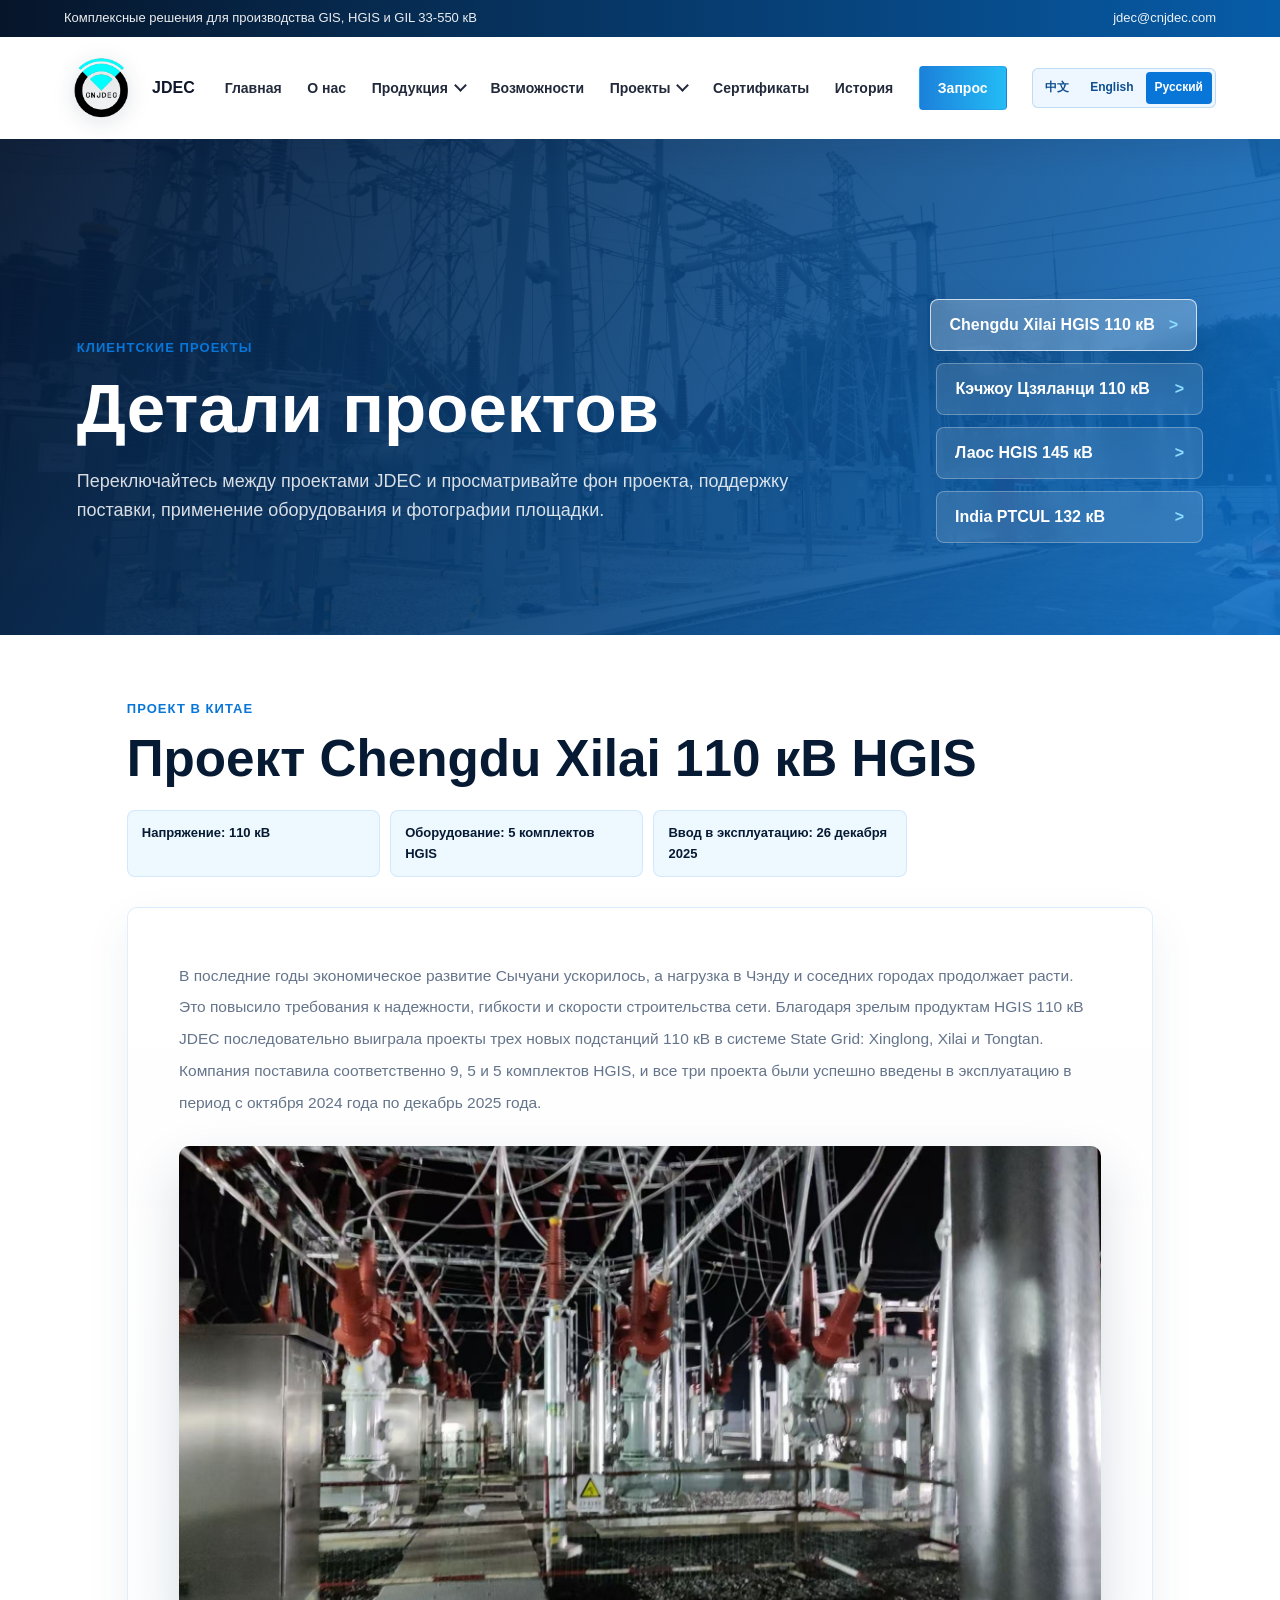
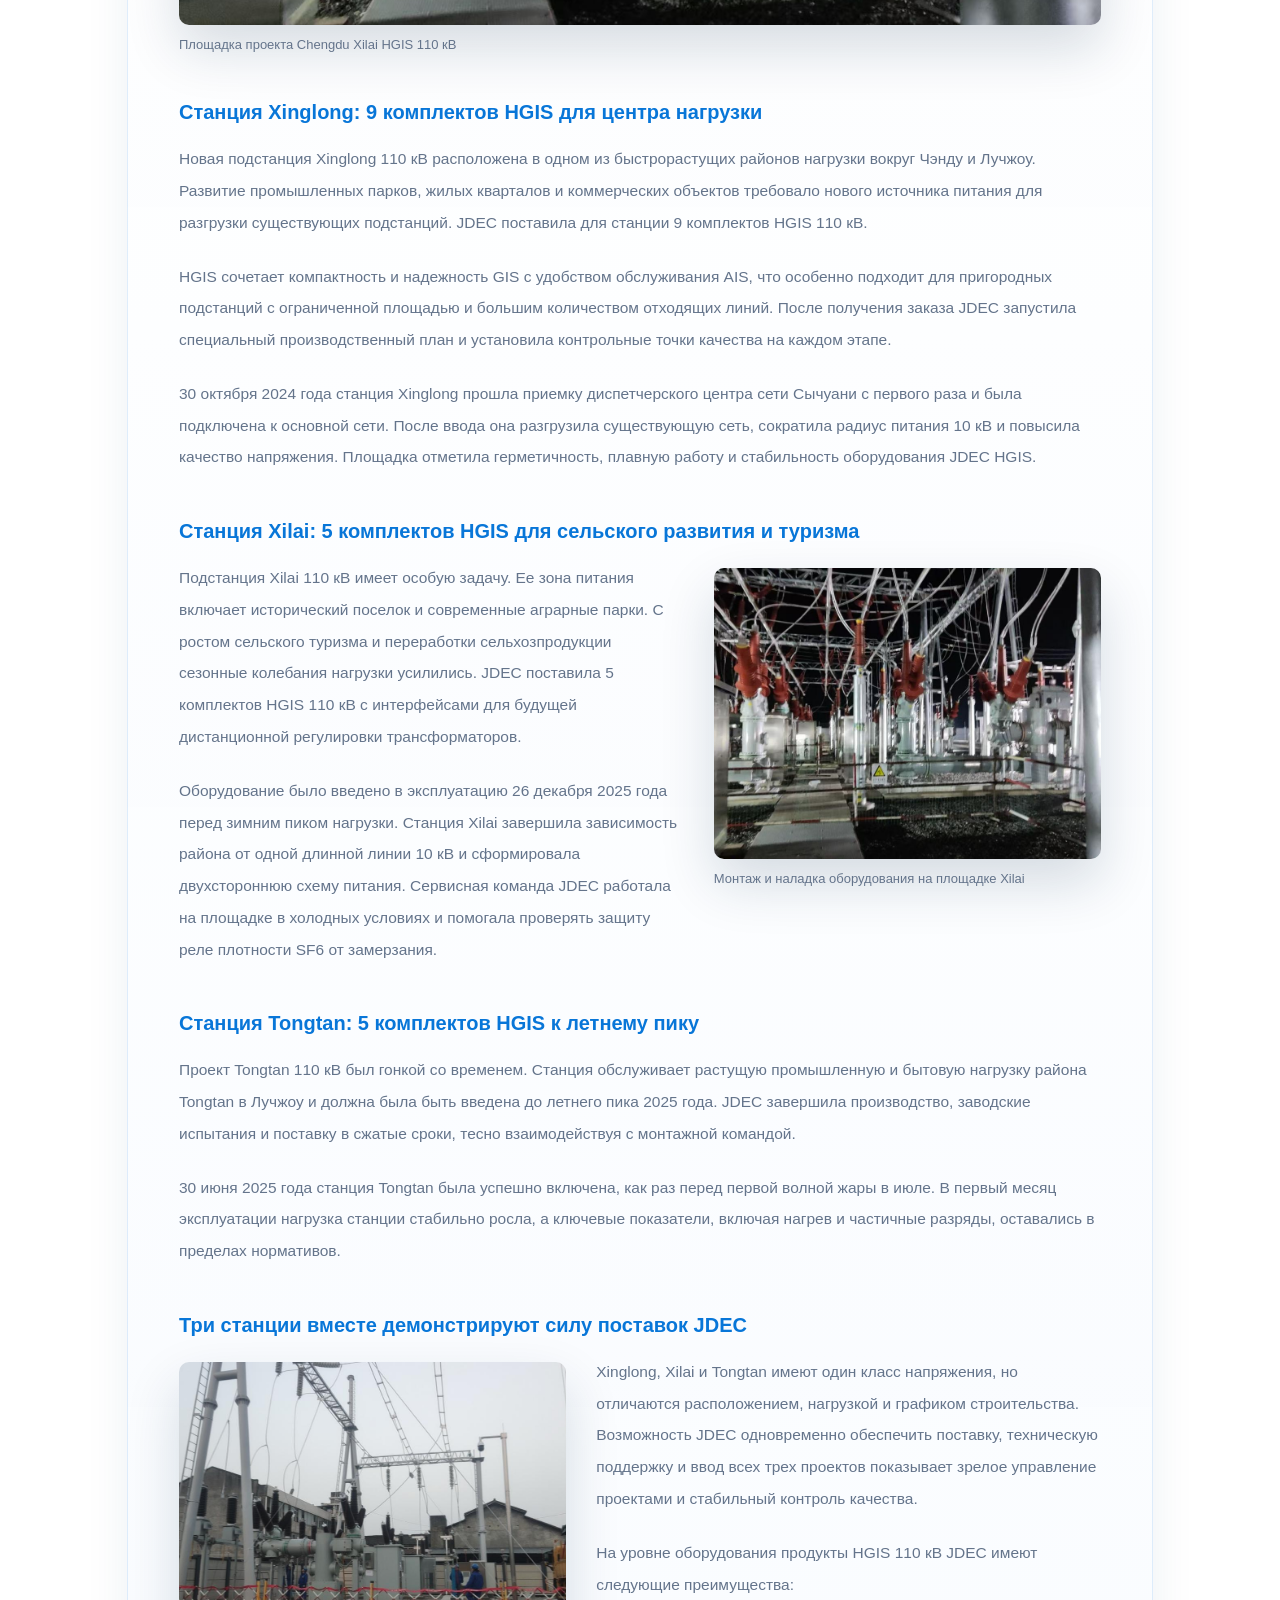
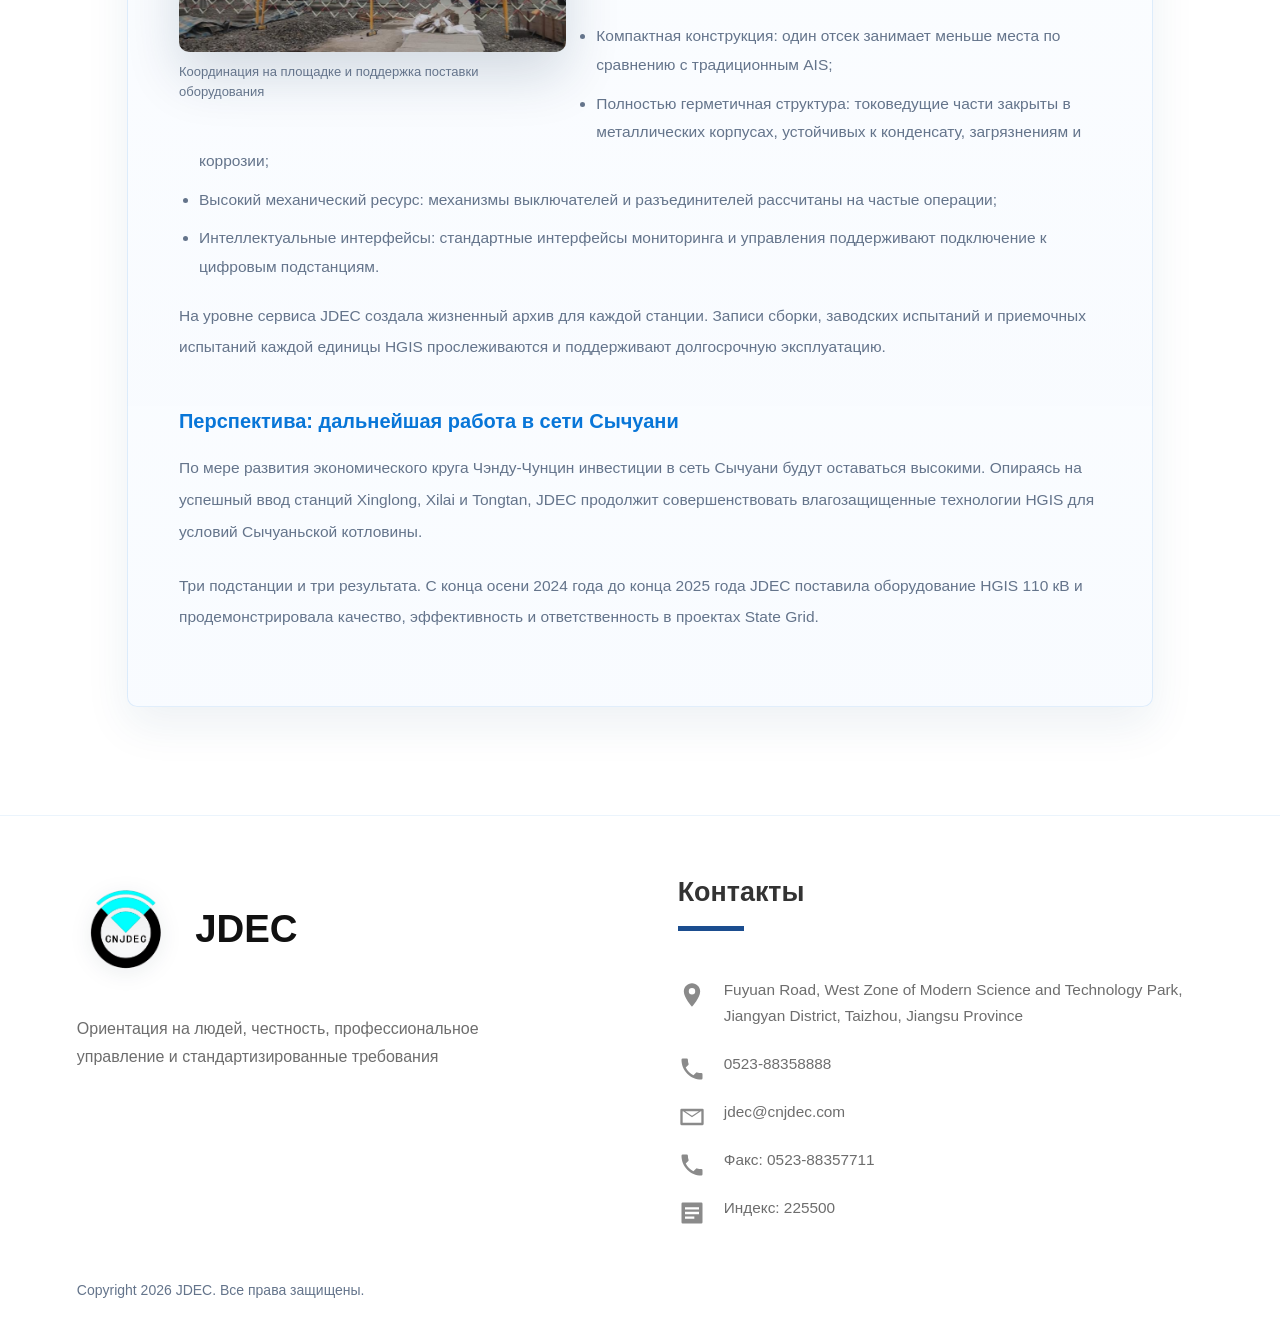
<file: customer-cases.html>
<!doctype html>
<html lang="en">
  <head>
    <meta charset="utf-8" />
    <meta name="viewport" content="width=device-width, initial-scale=1" />
    <title>JDEC | Customer Cases</title>
    <meta
      name="description"
      content="JDEC customer cases covering domestic State Grid projects and overseas GIS projects."
    />
    <link rel="stylesheet" href="./styles.css" />
  </head>
  <body>
    <header class="site-header">
      <div class="top-strip">
        <span data-i18n="topSlogan">One-stop solution for 33kV-550kV GIS, HGIS and GIL manufacture</span>
        <a href="mailto:jdec@cnjdec.com">jdec@cnjdec.com</a>
      </div>
      <nav class="navbar" aria-label="Main navigation">
        <a class="brand" href="./index.html#home" aria-label="JDEC home">
          <img class="brand-logo" src="assets/jdec-logo.png" alt="JDEC logo" />
          <span>JDEC</span>
        </a>
        <div class="nav-actions">
          <button class="menu-toggle" type="button" aria-label="Open navigation" aria-expanded="false">
            <span></span>
            <span></span>
            <span></span>
          </button>
          <div class="nav-links">
            <a href="./index.html#home" data-i18n="navHome">Home</a>
            <a href="./index.html#about" data-i18n="navAbout">About</a>
            <div class="nav-item has-dropdown">
              <a href="./index.html#products" class="nav-link" data-i18n="navProducts">Products</a>
              <div class="product-dropdown" aria-label="Product pages">
                <a href="./products/33kv-gis-hgis.html">33kV GIS/HGIS</a>
                <a href="./products/66-126kv-gis.html">66/126kV GIS</a>
                <a href="./products/145kv-hgis.html">145kV HGIS</a>
                <a href="./products/245kv-gis.html">245kV GIS</a>
              </div>
            </div>
            <a href="./index.html#capabilities" data-i18n="navCapabilities">Capabilities</a>
            <div class="nav-item has-dropdown">
              <a href="./index.html#cases" class="nav-link" data-i18n="navCases">Customer Cases</a>
              <div class="product-dropdown" aria-label="Customer case pages">
                <a href="#case-xilai" data-i18n="navCaseXilai">Chengdu Xilai 110kV HGIS</a>
                <a href="#case-kezhou" data-i18n="navCaseKezhou">Kizilsu Jialangqi 110kV</a>
                <a href="#case-laos" data-i18n="navCaseLaos">Laos 145kV HGIS</a>
                <a href="#case-india" data-i18n="navCaseIndia">India PTCUL 132kV</a>
              </div>
            </div>
            <a href="./index.html#certificates" data-i18n="navCertificates">Certificates</a>
            <a href="./index.html#history" data-i18n="navHistory">History</a>
            <a href="./index.html#inquiry" class="nav-cta" data-i18n="navInquiry">Inquiry</a>
            <div class="language-switcher" aria-label="Language switcher">
              <button type="button" data-lang="zh" lang="zh-CN">中文</button>
              <button type="button" data-lang="en" lang="en" class="is-active" aria-current="true">English</button>
              <button type="button" data-lang="ru" lang="ru">Русский</button>
            </div>
          </div>
        </div>
      </nav>
    </header>

    <main>
      <section class="cases-page-hero">
        <div>
          <p class="eyebrow" data-i18n="casesPageEyebrow">Customer Cases</p>
          <h1 data-i18n="casesPageTitle">Customer Case Details</h1>
          <p data-i18n="casesPageIntro">
            Switch between representative JDEC project references and review project background,
            delivery support, equipment application and site photos.
          </p>
        </div>
        <div class="case-quick-links case-tab-list" aria-label="Customer case tabs">
          <a class="case-tab is-active" href="#case-xilai" data-case-tab="case-xilai" data-i18n="navCaseXilai">Chengdu Xilai 110kV HGIS</a>
          <a class="case-tab" href="#case-kezhou" data-case-tab="case-kezhou" data-i18n="navCaseKezhou">Kizilsu Jialangqi 110kV</a>
          <a class="case-tab" href="#case-laos" data-case-tab="case-laos" data-i18n="navCaseLaos">Laos 145kV HGIS</a>
          <a class="case-tab" href="#case-india" data-case-tab="case-india" data-i18n="navCaseIndia">India PTCUL 132kV</a>
        </div>
      </section>

      <section class="case-detail-shell" aria-label="Customer case details">
        <article id="case-xilai" class="case-detail-panel is-active" data-case-panel>
          <div class="case-detail-layout case-report-layout">
            <div class="case-detail-copy">
              <p class="eyebrow" data-i18n="caseXilaiEyebrow">Domestic Project</p>
              <h2 data-i18n="caseXilaiTitle">三站联动筑川网：江苏京电电气助力四川电网110kV变电站新建工程纪实</h2>
              <p class="case-lead" data-i18n="caseXilaiLead">
                近年来，四川省经济社会发展持续提速，成都及周边城市群用电负荷不断攀升，对电网结构的可靠性、灵活性和建设速度提出了更高要求。
              </p>
              <div class="case-facts">
                <span data-i18n="caseXilaiFactOne">Voltage: 110kV</span>
                <span data-i18n="caseXilaiFactTwo">Equipment: HGIS</span>
                <span data-i18n="caseXilaiFactThree">Commissioning: Dec 26, 2025</span>
              </div>
            </div>
          </div>
          <div class="case-full-article case-report-article">
            <h3 data-i18n="caseXilaiArticleTitle">三站联动筑川网：江苏京电电气助力四川电网110kV变电站新建工程纪实</h3>
            <p data-i18n="caseXilaiArticleP1">近年来，四川省经济社会发展持续提速，成都及周边城市群用电负荷不断攀升，对电网结构的可靠性、灵活性和建设速度提出了更高要求。江苏京电电气股份有限公司（英文简称“JDEC”）凭借成熟的110kV HGIS产品，先后中标国家电网主导下的四川地区三座110kV变电站新建工程——兴隆站、西来站、通滩站，分别提供9套、5套、5套HGIS设备，并于2024年10月至2025年12月期间全部顺利投运。三座变电站如同三颗“电力明珠”，镶嵌在蜀地电网的关键节点上，为区域经济发展注入了强劲动能。</p>
            <figure class="article-image article-image-wide">
              <img src="assets/cases/featured/chengdu-xilai-9sets-110kv-hgis.jpg" alt="成都西来站110kV HGIS项目现场" />
              <figcaption data-i18n="caseXilaiCaption">Chengdu Xilai 110kV HGIS project site</figcaption>
            </figure>
            <h4 data-i18n="caseXilaiArticleH1">兴隆站：9套HGIS，撑起负荷中心供电脊梁</h4>
            <p data-i18n="caseXilaiArticleP2">兴隆110kV变电站新建工程位于四川省成都市和泸州市负荷增长最为迅猛的区域之一。随着多个产业园区、大型居住区及商业综合体的落地，原有变电站已接近重载运行，亟需新增电源点进行分流。京电电气为该站提供了9套110kV HGIS设备，是所有三个项目中供货数量最多、间隔配置最复杂的一个。</p>
            <p data-i18n="caseXilaiArticleP3">HGIS（混合气体绝缘开关设备）兼顾了GIS的小型化、高可靠性与AIS的易维护性，特别适合在土地资源紧张、出线回路多的城郊变电站中应用。京电电气在接到中标通知书后，立即启动专项排产计划，从壳体铸造、导体加工到断路器机械特性调试，每一个环节均设立质量见证点。9套设备中包含了进线间隔、出线间隔、母联间隔及PT间隔等多种类型，对二次控制回路的一致性提出了较高要求。京电电气通过模块化设计和预制电缆，大幅减少了现场接线工作量。</p>
            <p data-i18n="caseXilaiArticleP4">2024年10月30日，兴隆站一次性通过川电调度中心验收，成功并入主网。投运后，该站分担了原110kV公义站约40%的负载，周边10kV供电半径从5.8公里缩短至3.2公里，电压合格率由99.2%提升至99.7%。国网四川省电力公司物资公司现场项目经理评价：“京电电气的HGIS设备气密性优良，三工位开关操作顺畅，且在连续72小时试运行期间未出现任何告警，表现超出预期。”</p>
            <h4 data-i18n="caseXilaiArticleH2">西来站：5套HGIS，服务乡村振兴与文旅发展</h4>
            <figure class="article-image article-image-right">
              <img src="assets/cases/xilai-doc/image2.jpeg" alt="西来站HGIS设备安装现场" />
              <figcaption data-i18n="caseXilaiArticleImage2Caption">西来站项目现场设备安装与调试</figcaption>
            </figure>
            <p data-i18n="caseXilaiArticleP5">西来110kV变电站新建工程则承载着不同的使命。该站位于成都平原西南部，供电范围内有国家级历史文化名镇及多个现代农业产业园。随着乡村旅游和农产品深加工的兴起，季节性负荷波动大，传统设备调压能力不足。京电电气针对该站特点，提供的5套110kV HGIS均配置了有载调压联动接口，便于后续主变档位远程调节。</p>
            <p data-i18n="caseXilaiArticleP6">设备于2025年12月26日投运，正值冬季用电高峰前夕。西来站的建成结束了该区域由单一10kV长线路供电的历史，形成了双电源手拉手供电格局。尤为值得一提的是，京电电气技术服务团队在冬季低温天气下坚守现场，协助施工单位进行SF6气体密度继电器防冻检查，确保设备在零下5℃环境下仍能可靠动作。西来站投运后，当地电网故障停电时间预计每年可减少约12小时，为乡村振兴提供了“不停电”的能源保障。</p>
            <h4 data-i18n="caseXilaiArticleH3">通滩站：5套HGIS，跑出迎峰度夏加速度</h4>
            <p data-i18n="caseXilaiArticleP7">通滩110kV变电站新建工程则是一场与时间的赛跑。该站主要为泸州通滩片区日益增长的工业及居民用电服务，要求必须在2025年夏季用电高峰前投运。京电电气从排产、出厂试验到发货仅用时45天，比常规周期压缩了20%。5套HGIS设备运抵现场后，技术人员与安装单位协同作业，将间隔对接精度控制在±0.5mm以内，气室抽真空至10Pa以下并保持24小时压降达标。</p>
            <p data-i18n="caseXilaiArticleP8">2025年6月30日，通滩站成功送电，恰好赶上了7月初的第一波高温热浪。投运首月，该站最高负载率达到82%，设备温升、局部放电等关键指标均远低于规程限值。当地供电公司运检部表示：“通滩站的及时投运，相当于为我们增加了一台150MVA的供电能力，有效避免了今夏有序用电方案的执行。”</p>
            <h4 data-i18n="caseXilaiArticleH4">三站合力，彰显京电电气国网供货硬实力</h4>
            <figure class="article-image article-image-left">
              <img src="assets/cases/xilai-doc/image3.jpeg" alt="四川110kV HGIS项目现场协同" />
              <figcaption data-i18n="caseXilaiArticleImage3Caption">项目现场协同与设备交付支持</figcaption>
            </figure>
            <p data-i18n="caseXilaiArticleP9">兴隆、西来、通滩三座变电站，虽然电压等级相同，但地理分布不同、负荷特性不同、建设节奏不同。京电电气能够同时应对三个项目的供货、技术支持及投运保障，充分体现了其作为高压开关专业制造商的项目管理能力和质量一致性控制水平。</p>
            <p data-i18n="caseXilaiArticleP10">从设备层面看，京电电气的110kV HGIS产品具有以下突出优势：</p>
            <ul>
              <li data-i18n="caseXilaiArticleL1">紧凑化设计：单间隔宽度仅0.8米，相比传统AIS节省占地约60%；</li>
              <li data-i18n="caseXilaiArticleL2">全密封结构：所有带电部件均封闭于不锈钢或铝合金壳体内，所有螺栓采用防腐设计，不受凝露、污秽、酸雨影响；</li>
              <li data-i18n="caseXilaiArticleL3">高机械寿命：断路器及隔离开关操作机构经10000次寿命试验，满足频繁操作场景；</li>
              <li data-i18n="caseXilaiArticleL4">智能化接口：标配IEC61850 GOOSE跳闸及在线监测接口，方便接入智能变电站系统。</li>
            </ul>
            <p data-i18n="caseXilaiArticleP11">从服务层面看，京电电气针对国网四川物资公司的要求，建立了一站一档的全生命周期履历，每一台HGIS设备的装配记录、出厂试验数据、现场交接试验数据均实现可追溯。此外，公司还在成都设立了区域备件中心，能够保证12小时内应急备件到达现场。</p>
            <h4 data-i18n="caseXilaiArticleH5">未来展望：持续深耕川蜀电网</h4>
            <p data-i18n="caseXilaiArticleP12">随着成渝地区双城经济圈建设的深入推进，四川省电网投资将继续保持高位。京电电气表示，将以兴隆、西来、通滩三站的成功投运为新的起点，进一步完善适合四川盆地高湿度、多凝露环境的HGIS防潮技术，同时积极探索租赁式供电、模块化应急变电站等新型服务模式，为四川电网的可靠运行贡献更多“京电智控”。</p>
            <p data-i18n="caseXilaiArticleP13">三座变电站，三张成绩单。从2024年深秋到2025年岁末，京电电气用19套110kV HGIS设备，在巴蜀大地上写下了一部关于品质、效率与责任的故事。而这，仅仅是其服务国家电网宏大征程中的一个缩影。</p>
          </div>
        </article>

        <article id="case-kezhou" class="case-detail-panel" data-case-panel>
          <div class="case-detail-layout">
            <div class="case-detail-copy">
              <p class="eyebrow" data-i18n="caseKezhouEyebrow">Domestic Project</p>
              <h2 data-i18n="caseKezhouTitle">Kizilsu Jialangqi 110kV Substation</h2>
              <p class="case-lead" data-i18n="caseKezhouLead">The Jialangqi 110kV substation project demonstrates JDEC equipment application in demanding regional grid environments.</p>
              <div class="case-facts">
                <span data-i18n="caseKezhouFactOne">Voltage: 110kV</span>
                <span data-i18n="caseKezhouFactTwo">Application: Substation equipment</span>
                <span data-i18n="caseKezhouFactThree">Region: Xinjiang, China</span>
              </div>
            </div>
            <figure class="case-detail-hero">
              <img src="assets/cases/featured/kezhou-jialangqi-110kv.jpg" alt="Kizilsu Jialangqi 110kV substation" />
              <figcaption data-i18n="caseKezhouCaption">Kizilsu Jialangqi 110kV substation site</figcaption>
            </figure>
          </div>
          <div class="case-story-grid compact">
            <section class="case-story-card">
              <h3 data-i18n="caseChallengeTitle">Project Background</h3>
              <p data-i18n="caseKezhouChallengeText">The project required stable high-voltage equipment performance for a regional grid environment with demanding site conditions.</p>
            </section>
            <section class="case-story-card">
              <h3 data-i18n="caseSolutionTitle">JDEC Solution</h3>
              <p data-i18n="caseKezhouSolutionText">JDEC provided compact, reliable equipment and technical coordination to support smooth installation and operation.</p>
            </section>
            <section class="case-story-card">
              <h3 data-i18n="caseResultTitle">Project Value</h3>
              <p data-i18n="caseKezhouResultText">The project strengthens local grid reliability and reflects JDEC's experience in domestic power infrastructure delivery.</p>
            </section>
          </div>
        </article>

        <article id="case-laos" class="case-detail-panel" data-case-panel>
          <div class="case-detail-layout case-report-layout">
            <div class="case-detail-copy">
              <p class="eyebrow" data-i18n="caseLaosEyebrow">Overseas Project</p>
              <h2 data-i18n="caseLaosTitle">Laos 145kV HGIS Project</h2>
              <p class="case-lead" data-i18n="caseLaosLead">JDEC 145kV HGIS equipment was successfully commissioned in Laos, supporting overseas grid construction with compact and reliable high-voltage solutions.</p>
              <div class="case-facts">
                <span data-i18n="caseLaosFactOne">Voltage: 145kV</span>
                <span data-i18n="caseLaosFactTwo">Equipment: HGIS</span>
                <span data-i18n="caseLaosFactThree">Region: Laos</span>
              </div>
            </div>
          </div>
          <div class="case-full-article case-report-article">
            <h3 data-i18n="caseLaosArticleTitle">丝路扬帆“电”动澜湄：江苏京电电气高品质HGIS设备助力老挝国家电网升级建设</h3>
            <figure class="article-image article-image-right">
              <img src="assets/cases/laos-doc/laos-145kv-hgis-equipment.jpg" alt="老挝145kV HGIS设备现场" />
              <figcaption data-i18n="caseLaosArticleImage1Caption">老挝145kV HGIS设备现场</figcaption>
            </figure>
            <p data-i18n="caseLaosArticleP1">老挝作为东南亚的重要能源基地，素有“东南亚蓄电池”之称。然而，其地处热带季风气候区，长期面临高温、高湿、多雨及强雷电等极端环境，这对电力设备的绝缘、防腐及运行稳定性提出了严苛考验。江苏京电电气股份有限公司（JDEC）凭借先进的技术实力与卓越的产品品质，于2023年2月1日成功签约老挝国家电力公司（Laoselectricityutility）。公司为老挝110kV变电站项目（Laos110kVsubstation）累计提供145kVHGIS设备7间隔，以优异的环境适应性与高可靠性，为老挝国家电网升级与区域经济发展注入了强劲动能。</p>
            <h4 data-i18n="caseLaosArticleH1">深化“一带一路”合作，筑牢澜湄坚强电力根基</h4>
            <p data-i18n="caseLaosArticleP2">老挝110kV变电站项目是老挝改善本土电网结构、保障民生用电及推进新能源送出的重点工程。京电电气与老挝国家电力公司深度协作，以核心HGIS设备为纽带，共同打造高效、稳定的现代化变电基础设施。</p>
            <p data-i18n="caseLaosArticleP3">由于项目地处热带，常年伴随高温湿热以及漫长的雨季，高密度的雷暴活动极易对电力设备造成冲击。京电电气针对该项目的特定工况进行了专项技术优化：</p>
            <ul>
              <li data-i18n="caseLaosArticleL1">针对热带高湿防腐工况：设备壳体表面采用高标准防腐涂装工艺，配合耐老化、抗紫外线的优质密封材料，确保设备在长期高湿度、强紫外线环境下不发生锈蚀与渗漏。</li>
              <li data-i18n="caseLaosArticleL2">针对高密度雷暴环境：进一步优化了145kVHGIS设备的外绝缘设计与避雷器配置，大幅提升了设备抗雷电冲击的裕度，全天候保障高温高湿季节的电网安全。</li>
              <li data-i18n="caseLaosArticleL3">深度定制化交付管理：在项目推进过程中，由国际业务负责人Kevin密切对接，严格把控出厂前试验与跨国物流环节，确保高标准、全状态的设备完美交付。</li>
            </ul>
            <h4 data-i18n="caseLaosArticleH2">硬核技术护航：铸就热带雨林环境核心竞争力</h4>
            <figure class="article-image article-image-left">
              <img src="assets/cases/laos-doc/laos-145kv-hgis-site.jpg" alt="老挝145kV HGIS项目安装现场" />
              <figcaption data-i18n="caseLaosArticleImage2Caption">老挝145kV HGIS项目安装现场</figcaption>
            </figure>
            <p data-i18n="caseLaosArticleP4">从帕米尔高原的极寒风沙，到东南亚澜湄流域的湿热雨林，京电电气的HGIS产品凭借跨区域的针对性技术突破，完美适配老挝的极端热带工况：</p>
            <ul>
              <li data-i18n="caseLaosArticleL4">耐高温高湿：壳体及关键机构箱防护等级达到IP67标准，加装高效防凝露与智能温控系统，确保在热带极端高温与潮湿环境下设备依然能可靠分合闸。</li>
              <li data-i18n="caseLaosArticleL5">强防雷抗浪涌：外绝缘性能及爬电距离按高雷暴、重污秽等级进行校正，绝缘性能高度稳定，有效应对东南亚强对流天气下的复杂雷击风险。</li>
              <li data-i18n="caseLaosArticleL6">IEC标准兼容：产品严格按照国际电工委员会标准设计制造，满足老挝电网的技术规范要求。</li>
              <li data-i18n="caseLaosArticleL7">模块化现场快接：延续公司成熟的“厂内预装、模块运输、现场快接”模式，最大限度缩短了海外现场在雨季的施工周期，减少现场作业的二次污染，确保项目一次通过。</li>
              <li data-i18n="caseLaosArticleL8">全周期服务保障：公司设立专属的海外技术支持保障机制，通过智能化远程监测与资深工程师的高效响应，为海外客户提供全生命周期的全天候运维支持。</li>
            </ul>
            <h4 data-i18n="caseLaosArticleH3">深耕国际市场：助力全球绿色新型电力系统建设</h4>
            <p data-i18n="caseLaosArticleP5">伴随中老命运共同体建设的深入推进以及“一带一路”能源战略的落地，东南亚区域的电网升级与清洁能源互联建设需求旺盛。</p>
            <p data-i18n="caseLaosArticleP6">江苏京电电气股份有限公司（JDEC）将以老挝110kV变电站项目的成功交付为国际化标杆，持续优化适配全球不同极端环境的GIS与HGIS系列产品。未来，公司将继续深耕数字化监测、智能运维等前沿技术，以高端电力装备扎根国际舞台，持续点亮“一带一路”沿线的万家灯火，为全球新型电力系统的高质量发展贡献“京电力量”。</p>
          </div>
        </article>

        <article id="case-india" class="case-detail-panel" data-case-panel>
          <div class="case-detail-layout">
            <div class="case-detail-copy">
              <p class="eyebrow" data-i18n="caseIndiaEyebrow">Overseas Project</p>
              <h2 data-i18n="caseIndiaTitle">India PTCUL 132kV Substation</h2>
              <p class="case-lead" data-i18n="caseIndiaLead">The India PTCUL 132kV substation project reflects JDEC's overseas delivery capability for high-voltage substation equipment and technical support.</p>
              <div class="case-facts">
                <span data-i18n="caseIndiaFactOne">Voltage: 132kV</span>
                <span data-i18n="caseIndiaFactTwo">Application: Substation project</span>
                <span data-i18n="caseIndiaFactThree">Region: India</span>
              </div>
            </div>
            <figure class="case-detail-hero">
              <img src="assets/cases/featured/india-ptcul-132kv-substation.jpg" alt="India PTCUL 132kV substation" />
              <figcaption data-i18n="caseIndiaCaption">India PTCUL 132kV substation site</figcaption>
            </figure>
          </div>
          <div class="case-story-grid compact">
            <section class="case-story-card">
              <h3 data-i18n="caseChallengeTitle">Project Background</h3>
              <p data-i18n="caseIndiaChallengeText">The project required reliable high-voltage equipment delivery and coordination for an overseas substation construction schedule.</p>
            </section>
            <section class="case-story-card">
              <h3 data-i18n="caseSolutionTitle">JDEC Solution</h3>
              <p data-i18n="caseIndiaSolutionText">JDEC supported equipment delivery, technical communication and commissioning preparation for the PTCUL 132kV project.</p>
            </section>
            <section class="case-story-card">
              <h3 data-i18n="caseResultTitle">Project Value</h3>
              <p data-i18n="caseIndiaResultText">The project demonstrates JDEC's ability to serve international customers with equipment, documentation and site support.</p>
            </section>
          </div>
        </article>
      </section>
    </main>

    <footer class="footer">
      <div class="footer-brand-block">
        <a class="footer-brand" href="./index.html#home">
          <img class="brand-logo" src="assets/jdec-logo.png" alt="JDEC logo" />
          <span>JDEC</span>
        </a>
        <p data-i18n="footerTagline">Enterprise people-oriented, personnel integrity, professional management, standardized requirements</p>
      </div>
      <div class="footer-contact" aria-label="JDEC contact information">
        <h2 data-i18n="footerContactTitle">Contact</h2>
        <p class="contact-item contact-address"><span data-i18n="footerAddress">Fuyuan Road, West Zone of Modern Science and Technology Park, Jiangyan District, Taizhou, Jiangsu Province</span></p>
        <p class="contact-item contact-phone"><a href="tel:+8652388358888">0523-88358888</a></p>
        <p class="contact-item contact-email"><a href="mailto:jdec@cnjdec.com">jdec@cnjdec.com</a></p>
        <p class="contact-item contact-fax"><span data-i18n="footerFaxLine">Fax: 0523-88357711</span></p>
        <p class="contact-item contact-postcode"><span data-i18n="footerPostcodeLine">Postcode: 225500</span></p>
      </div>
      <p class="copyright" data-i18n="copyright">Copyright 2026 JDEC. All rights reserved.</p>
    </footer>

    <script src="./cases-detail.js"></script>
  </body>
</html>
</file>
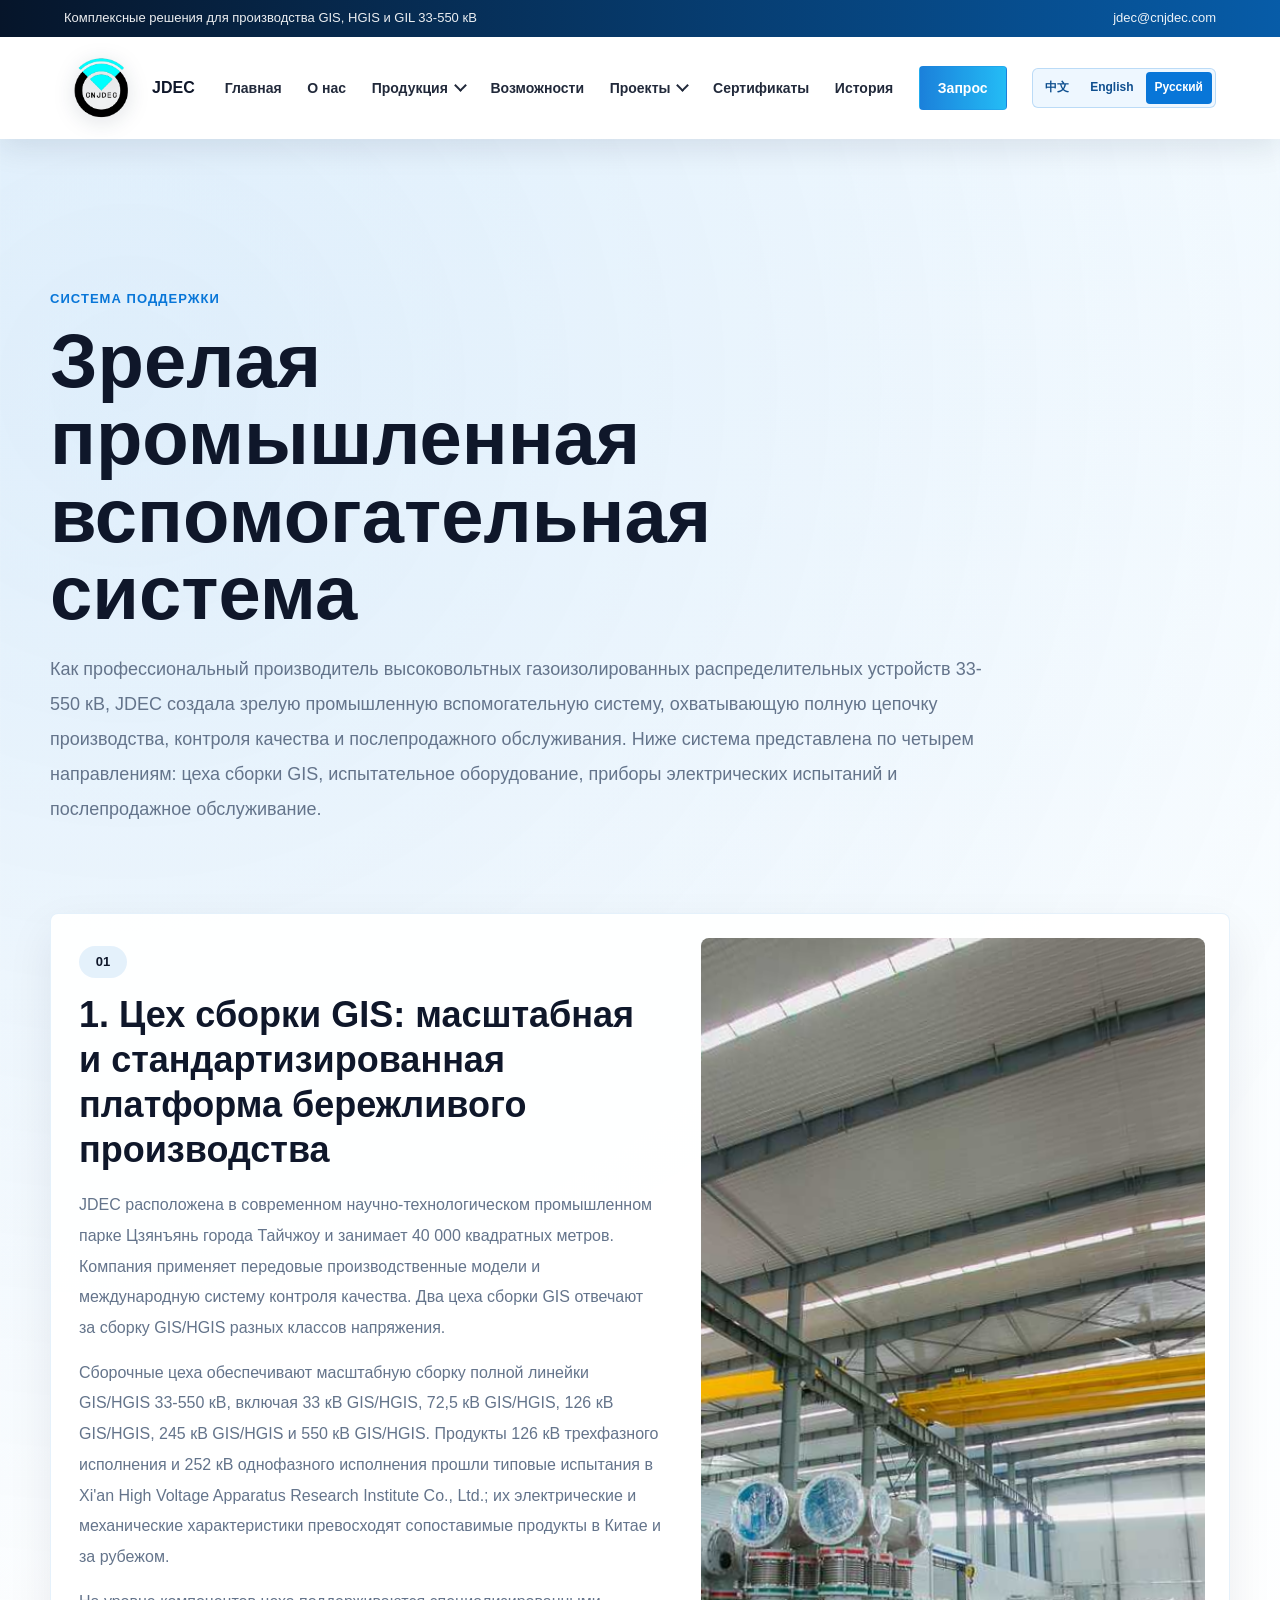
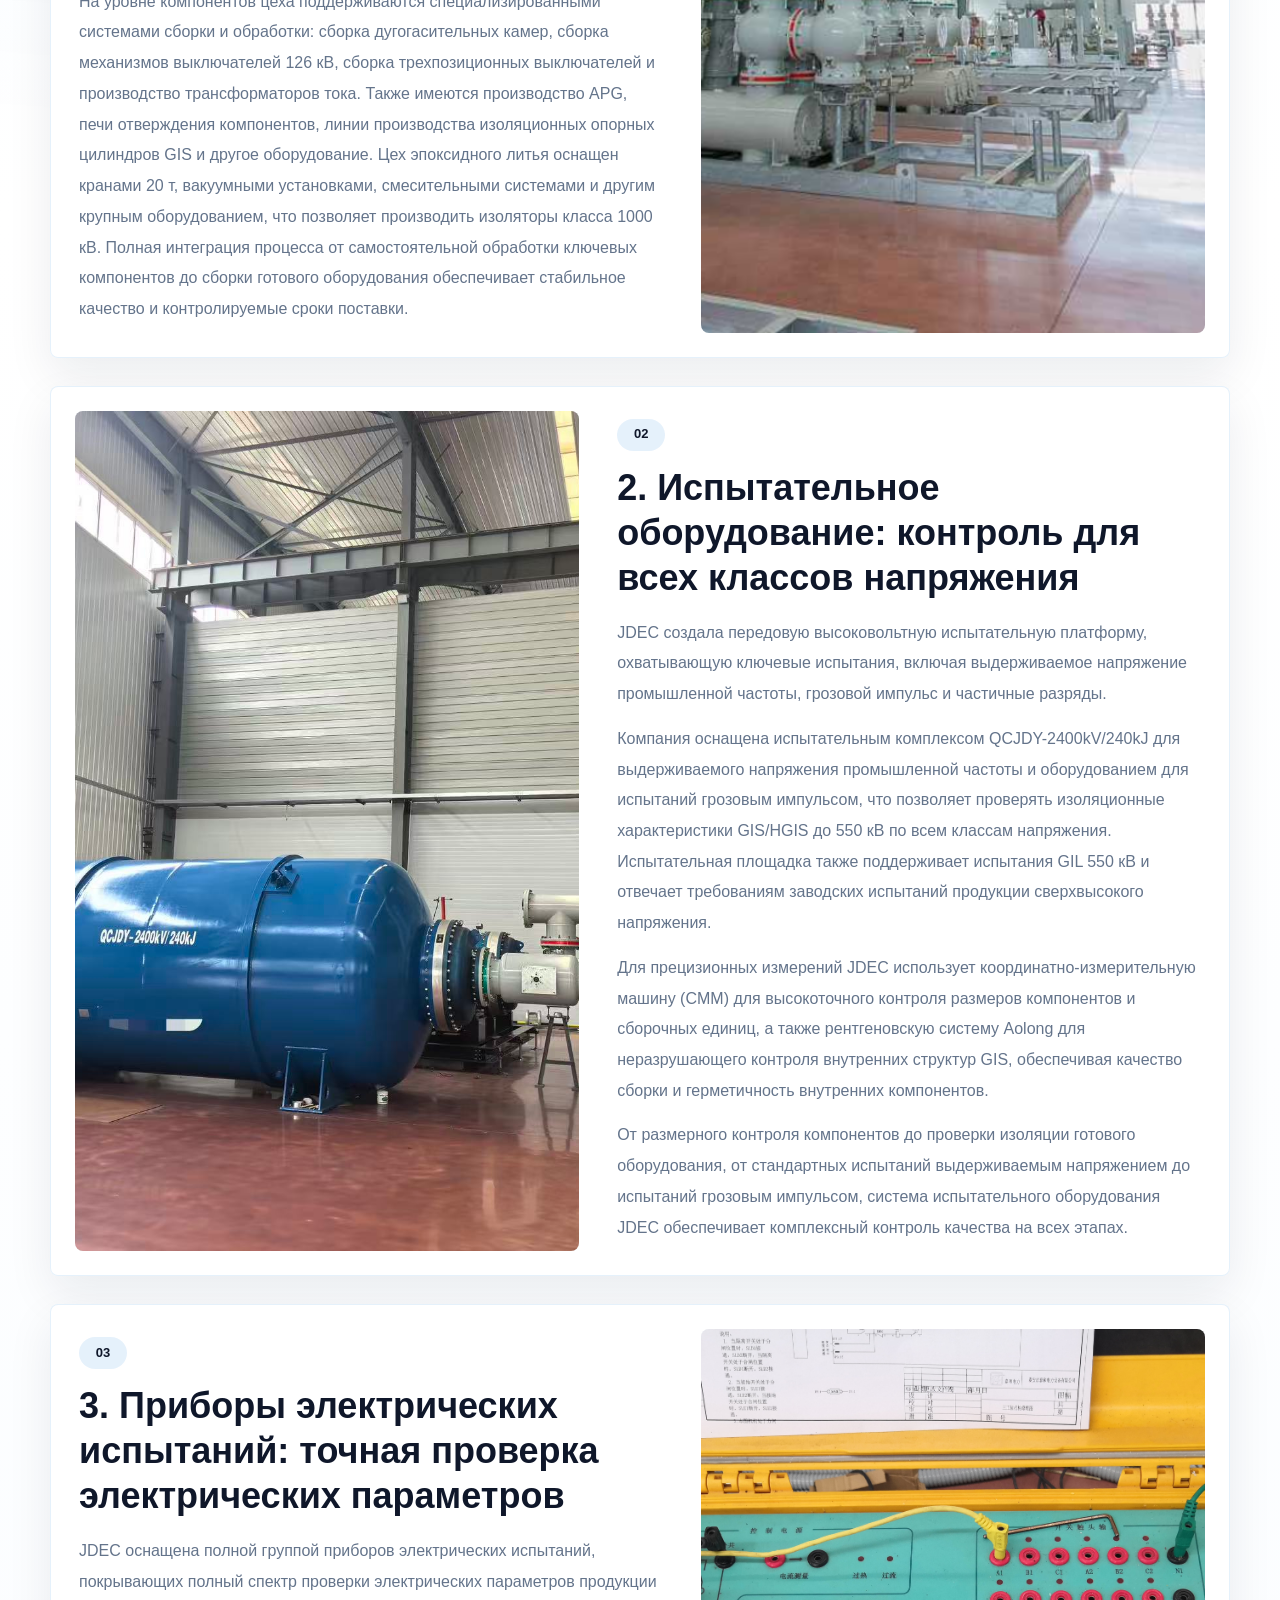
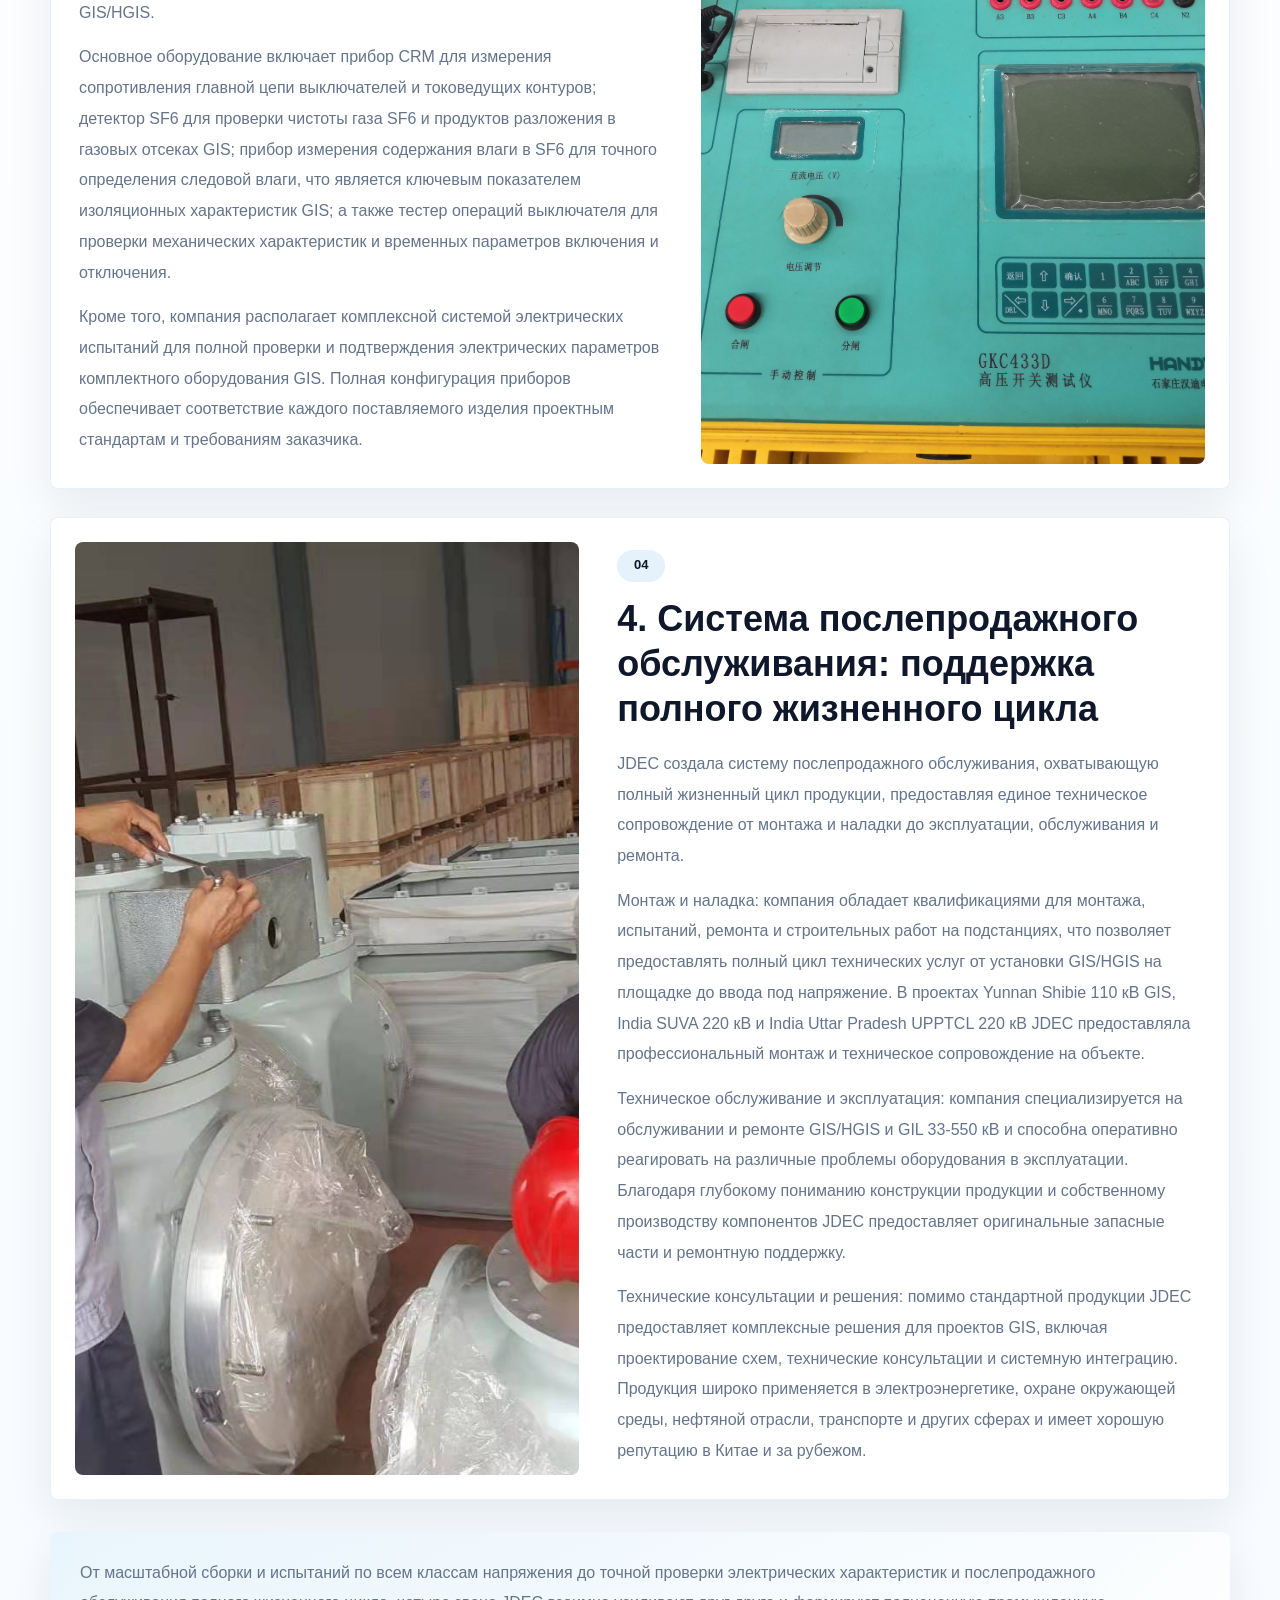
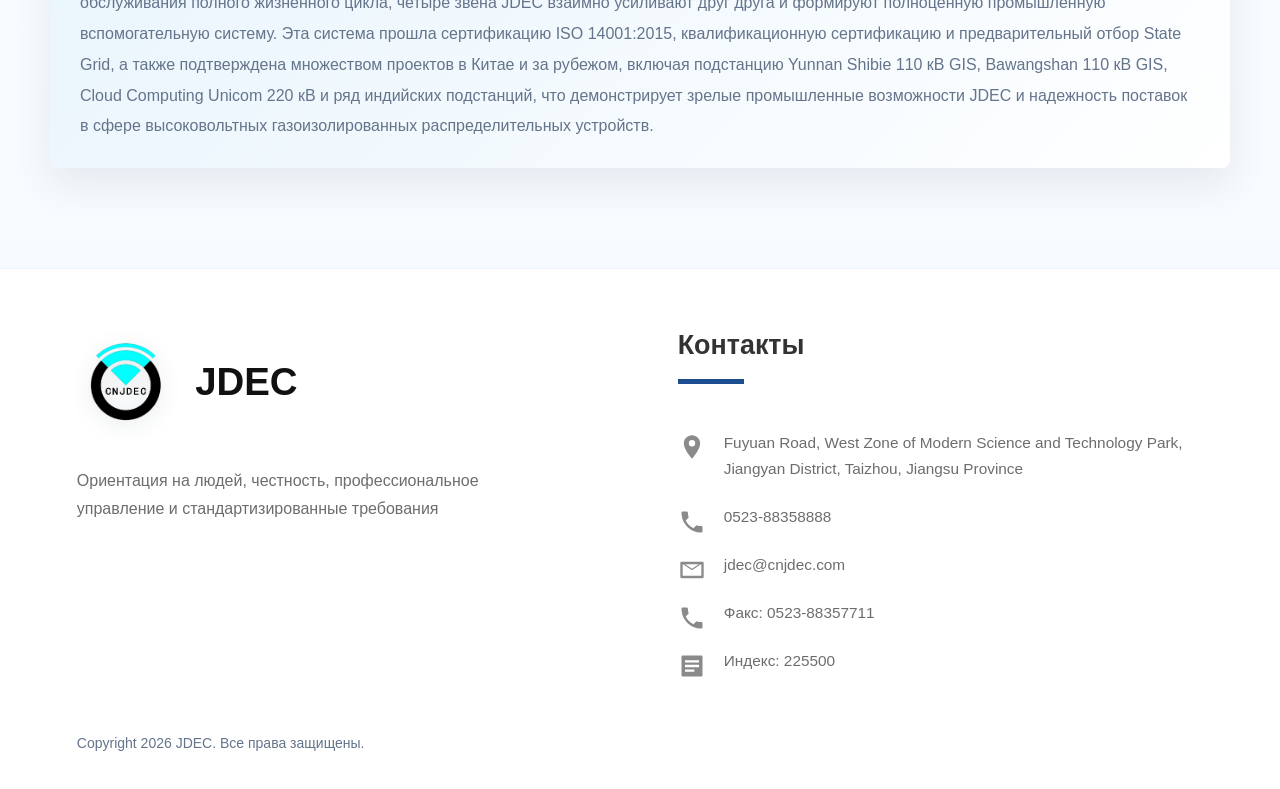
<file: supporting-system.html>
<!doctype html>
<html lang="zh-CN">
  <head>
    <meta charset="utf-8" />
    <meta name="viewport" content="width=device-width, initial-scale=1" />
    <title>JDEC | 产业配套体系</title>
    <meta
      name="description"
      content="JDEC mature industrial supporting system covering GIS assembly, testing equipment, electrical performance testing and after-sales service."
    />
    <link rel="stylesheet" href="./styles.css" />
  </head>
  <body data-page-title="supportDetailPageTitle" data-page-description="supportDetailMetaDescription">
    <header class="site-header">
      <div class="top-strip">
        <span data-i18n="topSlogan">One-stop solution for 33kV-550kV GIS, HGIS and GIL manufacture</span>
        <a href="mailto:jdec@cnjdec.com">jdec@cnjdec.com</a>
      </div>
      <nav class="navbar" aria-label="Main navigation">
        <a class="brand" href="./index.html#home" aria-label="JDEC home">
          <img class="brand-logo" src="assets/jdec-logo.png" alt="JDEC logo" />
          <span>JDEC</span>
        </a>
        <div class="nav-actions">
          <button class="menu-toggle" type="button" aria-label="Open navigation" aria-expanded="false">
            <span></span>
            <span></span>
            <span></span>
          </button>
          <div class="nav-links">
            <a href="./index.html#home" data-i18n="navHome">Home</a>
            <a href="./index.html#about" data-i18n="navAbout">About</a>
            <div class="nav-item has-dropdown">
              <a href="./index.html#products" class="nav-link" data-i18n="navProducts">Products</a>
              <div class="product-dropdown product-dropdown-grouped" aria-label="Product pages">
                <div class="product-menu-group">
                  <span class="product-menu-title" data-i18n="navProductGis">GIS</span>
                  <a href="./products/66-126kv-gis.html">145kV GIS</a>
                  <a href="./products/245kv-gis.html">252kV GIS</a>
                </div>
                <div class="product-menu-group">
                  <span class="product-menu-title" data-i18n="navProductHgis">HGIS</span>
                  <a href="./products/33kv-gis-hgis.html">40.5kV HGIS</a>
                  <a href="./products/145kv-hgis.html">145kV HGIS</a>
                  <a href="./products/145kv-hgis.html">145kV pass</a>
                </div>
                <div class="product-menu-group">
                  <span class="product-menu-title" data-i18n="navProductInsulators">Insulators</span>
                  <a href="./index.html#basin-insulator" data-i18n="navProductInsulatorBasin">Basin Insulator</a>
                </div>
              </div>
            </div>
            <a href="./index.html#capabilities" data-i18n="navCapabilities">Capabilities</a>
            <div class="nav-item has-dropdown">
              <a href="./index.html#cases" class="nav-link" data-i18n="navCases">Customer Cases</a>
              <div class="product-dropdown" aria-label="Customer case pages">
                <a href="./customer-cases.html#case-xilai" data-i18n="navCaseXilai">Chengdu Xilai 110kV HGIS</a>
                <a href="./customer-cases.html#case-kezhou" data-i18n="navCaseKezhou">Kizilsu Jialangqi 110kV</a>
                <a href="./customer-cases.html#case-laos" data-i18n="navCaseLaos">Laos 145kV HGIS</a>
                <a href="./customer-cases.html#case-india" data-i18n="navCaseIndia">India PTCUL 132kV</a>
              </div>
            </div>
            <a href="./index.html#certificates" data-i18n="navCertificates">Certificates</a>
            <a href="./index.html#history" data-i18n="navHistory">History</a>
            <a href="./index.html#inquiry" class="nav-cta" data-i18n="navInquiry">Inquiry</a>
            <div class="language-switcher" aria-label="Language switcher">
              <button type="button" data-lang="zh" lang="zh-CN" class="is-active" aria-current="true">中文</button>
              <button type="button" data-lang="en" lang="en">English</button>
              <button type="button" data-lang="ru" lang="ru">Русский</button>
            </div>
          </div>
        </div>
      </nav>
    </header>

    <main class="support-detail-main">
      <section class="support-detail-hero">
        <p class="eyebrow" data-i18n="supportDetailHeroEyebrow">Supporting System</p>
        <h1 data-i18n="supportDetailHeroTitle">成熟的产业配套体系</h1>
        <p data-i18n="supportDetailIntro">
          JDEC（江苏京电电气股份有限公司）作为33kV-550kV高压组合电器专业生产商，已构建起覆盖“生产制造—质量检测—售后服务”全链条的成熟产业配套体系。以下从GIS总装车间、试验设备、电性能测试仪、售后体系四个维度进行介绍。
        </p>
      </section>

      <section class="support-detail-section">
        <article class="support-detail-card">
          <div class="support-detail-copy">
            <span class="support-detail-index">01</span>
            <h2 data-i18n="supportDetailOneTitle">一、GIS总装车间：规模化、标准化的精益制造平台</h2>
            <p data-i18n="supportDetailOneP1">JDEC位于泰州市姜堰区现代科技产业园，占地面积4万平方米，采用先进的生产模式及国际化的质量管控制度。公司设有两大GIS总装车间，分别承担不同电压等级GIS/HGIS的装配任务。</p>
            <p data-i18n="supportDetailOneP2">总装车间具备33kV至550kV全系列GIS/HGIS的规模化装配能力，涵盖33kV GIS/HGIS、72.5kV GIS/HGIS、126kV GIS/HGIS、245kV GIS/HGIS及550kV GIS/HGIS等全系列产品。126kV共箱、252kV分箱产品已通过西安高压开关有限公司的型式试验，其性能和机械性能均优于国内外同类产品。</p>
            <p data-i18n="supportDetailOneP3">在零部件层面，总装车间配套建有专业的零部件组装与加工体系：灭弧室组装、126kV断路器机构装配、三工位组装、电流互感器生产等环节分工明确；APG生产车间、零部件固化炉、GIS绝缘支撑筒生产线等加工设施一应俱全；环氧浇注车间配备20T行吊、真空机组、混料装置等大型装备，可生产1000kV等级绝缘子。从核心零部件自主加工到整机总装的全流程贯通，确保了产品质量的一致性与交货周期的可控性。</p>
          </div>
          <figure class="support-detail-media">
            <img src="assets/support/gis-assembly-workshop.png" alt="GIS总装车间" />
          </figure>
        </article>

        <article class="support-detail-card is-reversed">
          <div class="support-detail-copy">
            <span class="support-detail-index">02</span>
            <h2 data-i18n="supportDetailTwoTitle">二、试验设备：覆盖全电压等级的检测能力</h2>
            <p data-i18n="supportDetailTwoP1">JDEC建立了行业领先的高压试验检测平台，试验设备覆盖工频耐压、雷电冲击、局部放电等核心检测项目。</p>
            <p data-i18n="supportDetailTwoP2">公司配备QCJDY-2400kV/ 240kJ工频耐压测试机组与雷电冲击测试设备，可对550kV及以下电压等级GIS/HGIS产品进行全电压等级的绝缘性能验证。试验现场具备550kV GIL试验能力，可满足特高压等级产品的出厂检测需求。</p>
            <p data-i18n="supportDetailTwoP3">在精密测量方面，公司配备三坐标测量仪（CMM） ，用于零部件及装配体的高精度尺寸检测；配备奥龙X射线探测仪，可对GIS内部结构进行无损探伤检测，确保内部组件的装配质量与密封性能。</p>
            <p data-i18n="supportDetailTwoP4">从零部件尺寸检测到整机绝缘性能验证，从常规耐压试验到雷电冲击试验，JDEC的试验设备体系实现了对产品质量的全方位、全流程把控。</p>
          </div>
          <figure class="support-detail-media">
            <img src="assets/support/test-equipment.jpg" alt="试验设备" />
          </figure>
        </article>

        <article class="support-detail-card">
          <div class="support-detail-copy">
            <span class="support-detail-index">03</span>
            <h2 data-i18n="supportDetailThreeTitle">三、电性能测试仪：精准可靠的电气参数检测系统</h2>
            <p data-i18n="supportDetailThreeP1">JDEC配备了完整的电性能测试仪器群，覆盖GIS/HGIS产品电气参数的全面检测需求。</p>
            <p data-i18n="supportDetailThreeP2">核心测试设备包括：回路电阻测试仪（CRM Testing Device） ，用于检测断路器及导电回路的主回路电阻值，确保导电性能达标；六氟化硫检测仪（SF₆ Detector） ，用于检测GIS气室中SF₆气体的纯度与分解产物；微水检测仪（SF₆ Water Content Testing Device） ，用于精确测定SF₆气体中的微量水分含量，这是保障GIS绝缘性能的关键指标；断路器操作测试仪（CB Operation Tester） ，用于验证断路器机构的机械动作特性与分合闸时序。</p>
            <p data-i18n="supportDetailThreeP3">此外，公司还配备电性能综合测试系统，可对GIS成套设备的电气参数进行全面检测与验证。完善的仪器配置确保每一台出厂产品的电气性能均满足设计标准与客户要求。</p>
          </div>
          <figure class="support-detail-media">
            <img src="assets/support/performance-testing.jpg" alt="电性能测试仪" />
          </figure>
        </article>

        <article class="support-detail-card is-reversed">
          <div class="support-detail-copy">
            <span class="support-detail-index">04</span>
            <h2 data-i18n="supportDetailFourTitle">四、售后体系：全生命周期的服务保障</h2>
            <p data-i18n="supportDetailFourP1">JDEC建立了覆盖产品全生命周期的售后服务体系，从设备安装、调试到运维检修提供一站式技术支持。</p>
            <p data-i18n="supportDetailFourP2">安装与调试服务：公司具备变电站的承装、承试、承修及土建资质，可为客户提供GIS/HGIS设备从现场安装到带电投运的全过程技术服务。从云南石别110kV GIS变电站到印度SUVA 220kV变电站、印度北方邦UPPTCL 220kV变电站等国内外项目，JDEC均提供了专业的现场安装与技术指导服务。</p>
            <p data-i18n="supportDetailFourP3">检修与运维服务：公司专业从事33kV-550kV系列GIS/HGIS和GIL的检修与服务，可针对设备运行中出现的各类问题提供快速响应与专业修复。依托对产品结构的深度理解与自主零部件生产能力，JDEC能够为客户提供原厂级的备品备件供应与维修保障。</p>
            <p data-i18n="supportDetailFourP4">技术咨询与解决方案：公司不仅提供标准化产品，还可为GIS系列工程提供完整的解决方案，涵盖方案设计、技术咨询、系统集成等环节。产品已广泛应用于电力、环保、石油、交通等领域，在国内外享有较高声誉。</p>
          </div>
          <figure class="support-detail-media">
            <img src="assets/support/after-sales-system.jpg" alt="售后体系" />
          </figure>
        </article>

        <div class="support-detail-summary">
          <p data-i18n="supportDetailSummary">JDEC从规模化总装制造、全电压等级试验检测、精准电性能测试到全生命周期售后服务，四个环节环环相扣、相互支撑，构成了完整的产业配套体系。该体系已通过ISO 14001:2015管理体系认证、国家电网资质认证及资格预审，并经受了国内外众多项目（云南石别110kV GIS变电站、霸王山110kV GIS变电站、云计算联通220kV变电站及印度多个变电站项目）的实际检验，充分证明了JDEC在高压组合电器领域成熟的产业化配套能力与可靠的交付保障能力。</p>
        </div>
      </section>
    </main>

    <footer class="footer">
      <div class="footer-brand-block">
        <a class="footer-brand" href="./index.html#home">
          <img class="brand-logo" src="assets/jdec-logo.png" alt="JDEC logo" />
          <span>JDEC</span>
        </a>
        <p data-i18n="footerTagline">Enterprise people-oriented, personnel integrity, professional management, standardized requirements</p>
      </div>
      <div class="footer-contact" aria-label="JDEC contact information">
        <h2 data-i18n="footerContactTitle">Contact</h2>
        <p class="contact-item contact-address"><span data-i18n="footerAddress">Fuyuan Road, West Zone of Modern Science and Technology Park, Jiangyan District, Taizhou, Jiangsu Province</span></p>
        <p class="contact-item contact-phone"><a href="tel:+8652388358888">0523-88358888</a></p>
        <p class="contact-item contact-email"><a href="mailto:jdec@cnjdec.com">jdec@cnjdec.com</a></p>
        <p class="contact-item contact-fax"><span data-i18n="footerFaxLine">Fax: 0523-88357711</span></p>
        <p class="contact-item contact-postcode"><span data-i18n="footerPostcodeLine">Postcode: 225500</span></p>
      </div>
      <p class="copyright" data-i18n="copyright">Copyright 2026 JDEC. All rights reserved.</p>
    </footer>

    <script src="./script.js"></script>
  </body>
</html>
</file>
<file: styles.css>
:root {
  --navy: #071a33;
  --blue: #0876d8;
  --sky: #30b8ff;
  --ink: #0f172a;
  --muted: #64748b;
  --line: #dbe6f3;
  --soft: #f4f8fc;
  --white: #ffffff;
  --shadow: 0 18px 50px rgba(7, 26, 51, 0.16);
}

* {
  box-sizing: border-box;
}

html {
  scroll-behavior: smooth;
}

body {
  margin: 0;
  color: var(--ink);
  font-family: Arial, Helvetica, sans-serif;
  line-height: 1.6;
  background: var(--white);
}

body.modal-open {
  overflow: hidden;
}

a {
  color: inherit;
  text-decoration: none;
}

img {
  display: block;
  width: 100%;
}

.visually-hidden {
  position: absolute;
  width: 1px;
  height: 1px;
  padding: 0;
  margin: -1px;
  overflow: hidden;
  clip: rect(0, 0, 0, 0);
  white-space: nowrap;
  border: 0;
}

.site-header {
  position: sticky;
  top: 0;
  z-index: 20;
  box-shadow: 0 8px 30px rgba(7, 26, 51, 0.1);
}

.top-strip {
  display: flex;
  justify-content: space-between;
  gap: 20px;
  padding: 8px clamp(18px, 5vw, 70px);
  color: rgba(255, 255, 255, 0.92);
  font-size: 13px;
  background: linear-gradient(90deg, #06152a, #075ca8);
}

.navbar {
  display: flex;
  align-items: center;
  justify-content: space-between;
  padding: 12px clamp(18px, 5vw, 70px);
  color: var(--ink);
  background: var(--white);
}

.brand {
  display: inline-flex;
  align-items: center;
  gap: 10px;
  font-weight: 800;
  letter-spacing: 0;
}

.brand-logo {
  width: 78px;
  height: 78px;
  padding: 0;
  object-fit: contain;
  border-radius: 0;
  background: transparent;
  filter: drop-shadow(0 4px 10px rgba(7, 26, 51, 0.18));
}

.nav-actions {
  display: flex;
  align-items: center;
  gap: 20px;
}

.nav-links {
  display: flex;
  align-items: center;
  gap: clamp(14px, 2vw, 28px);
  font-size: 14px;
  font-weight: 700;
}

.nav-links a {
  opacity: 0.92;
}

.nav-links a:hover {
  opacity: 1;
}

.nav-item {
  position: relative;
}

.nav-link {
  display: inline-flex;
  align-items: center;
  min-height: 40px;
}

.has-dropdown .nav-link::after {
  content: "";
  width: 7px;
  height: 7px;
  margin-left: 8px;
  border-right: 2px solid currentColor;
  border-bottom: 2px solid currentColor;
  transform: translateY(-2px) rotate(45deg);
  transition: transform 0.18s ease;
}

.has-dropdown:hover .nav-link::after,
.has-dropdown:focus-within .nav-link::after {
  transform: translateY(1px) rotate(225deg);
}

.product-dropdown {
  position: absolute;
  top: calc(100% + 10px);
  left: 50%;
  z-index: 30;
  display: grid;
  min-width: 210px;
  padding: 8px;
  border: 1px solid rgba(8, 118, 216, 0.12);
  border-radius: 8px;
  background: rgba(255, 255, 255, 0.98);
  box-shadow: 0 18px 42px rgba(7, 26, 51, 0.16);
  opacity: 0;
  pointer-events: none;
  transform: translate(-50%, 8px);
  transition: opacity 0.18s ease, transform 0.18s ease;
}

.product-dropdown::before {
  content: "";
  position: absolute;
  top: -10px;
  left: 0;
  right: 0;
  height: 10px;
}

.has-dropdown:hover .product-dropdown,
.has-dropdown:focus-within .product-dropdown {
  opacity: 1;
  pointer-events: auto;
  transform: translate(-50%, 0);
}

.product-dropdown a {
  padding: 11px 12px;
  border-radius: 6px;
  color: var(--ink);
  white-space: nowrap;
}

.product-dropdown a:hover {
  color: var(--blue);
  background: #eef7ff;
}

.product-dropdown-grouped {
  min-width: 340px;
  grid-template-columns: repeat(3, minmax(0, 1fr));
  gap: 8px;
  padding: 10px;
}

.product-menu-group {
  display: grid;
  align-content: start;
  gap: 2px;
  min-width: 0;
}

.product-menu-title {
  padding: 7px 10px 5px;
  color: var(--blue);
  font-size: 12px;
  font-weight: 800;
  text-transform: uppercase;
}

.product-menu-soon {
  padding: 10px;
  color: var(--muted);
  font-size: 13px;
  white-space: nowrap;
}

.nav-cta {
  padding: 10px 18px;
  border: 1px solid rgba(8, 118, 216, 0.28);
  border-radius: 4px;
  color: var(--white);
  background: linear-gradient(90deg, #0876d8, #12b7f5);
}

.language-switcher {
  display: inline-flex;
  align-items: center;
  gap: 3px;
  padding: 3px;
  border: 1px solid rgba(8, 118, 216, 0.22);
  border-radius: 6px;
  background: #eef7ff;
}

.language-switcher button {
  min-width: 38px;
  min-height: 32px;
  padding: 0 9px;
  border: 0;
  border-radius: 4px;
  color: #0f4f8f;
  font: inherit;
  font-size: 12px;
  font-weight: 800;
  background: transparent;
  cursor: pointer;
}

.language-switcher button:hover,
.language-switcher button.is-active {
  color: var(--white);
  background: var(--blue);
}

@media (max-width: 1180px) {
  .navbar {
    padding-left: 24px;
    padding-right: 24px;
  }

  .nav-links {
    gap: 12px;
    font-size: 13px;
  }

  .nav-cta {
    padding: 9px 13px;
  }

  .product-dropdown-grouped {
    min-width: 310px;
  }

  .language-switcher button {
    padding: 0 7px;
  }

  .support-grid {
    grid-template-columns: repeat(2, minmax(0, 1fr));
  }
}

.menu-toggle {
  display: none;
  width: 42px;
  height: 38px;
  padding: 8px;
  border: 1px solid rgba(8, 118, 216, 0.32);
  border-radius: 4px;
  background: transparent;
}

.menu-toggle span {
  display: block;
  height: 2px;
  margin: 5px 0;
  background: var(--blue);
}

.hero {
  position: relative;
  min-height: 620px;
  display: grid;
  align-items: center;
  overflow: hidden;
  color: var(--white);
  background: linear-gradient(110deg, #06152a 0%, #063c80 48%, #0876d8 100%);
}

.hero-media,
.hero-overlay {
  position: absolute;
  inset: 0;
}

.hero-media {
  background-image: url("assets/hero-aheqi.jpg");
  background-repeat: no-repeat;
  background-size: cover;
  background-position: center;
  opacity: 0.9;
}

.hero-overlay {
  background: linear-gradient(90deg, rgba(4, 16, 35, 0.92) 0%, rgba(6, 47, 94, 0.82) 48%, rgba(7, 72, 137, 0.18) 70%, rgba(7, 26, 51, 0.02) 100%);
}

.hero-content {
  position: relative;
  z-index: 1;
  max-width: 680px;
  padding: 74px clamp(18px, 5vw, 70px);
}

.eyebrow {
  margin: 0 0 12px;
  color: var(--blue);
  font-size: 13px;
  font-weight: 800;
  letter-spacing: 0.08em;
  text-transform: uppercase;
}

.hero .eyebrow {
  color: #8bdcff;
  font-size: clamp(17px, 2vw, 24px);
  line-height: 1.22;
  letter-spacing: 0.03em;
}

h1,
h2,
h3,
p {
  margin-top: 0;
}

h1 {
  max-width: 650px;
  margin-bottom: 20px;
  font-size: clamp(36px, 5vw, 62px);
  line-height: 1.08;
  letter-spacing: 0;
}

h2 {
  margin-bottom: 16px;
  font-size: clamp(30px, 4vw, 46px);
  line-height: 1.12;
  letter-spacing: 0;
}

h3 {
  margin-bottom: 8px;
  font-size: 20px;
  line-height: 1.25;
}

.hero-content p:not(.eyebrow) {
  max-width: 600px;
  color: rgba(255, 255, 255, 0.88);
  font-size: 17px;
}

.hero-actions {
  display: flex;
  flex-wrap: wrap;
  gap: 14px;
  margin-top: 28px;
}

.button {
  display: inline-flex;
  align-items: center;
  justify-content: center;
  min-height: 48px;
  padding: 12px 24px;
  border: 0;
  border-radius: 4px;
  font-weight: 800;
  cursor: pointer;
}

.button.primary {
  color: var(--white);
  background: linear-gradient(90deg, #0876d8, #12b7f5);
  box-shadow: 0 12px 28px rgba(8, 118, 216, 0.28);
}

.button.secondary {
  color: var(--white);
  border: 1px solid rgba(255, 255, 255, 0.7);
  background: rgba(255, 255, 255, 0.12);
}

.section,
.capabilities,
.customer-cases,
.certificates,
.inquiry {
  padding: 92px clamp(18px, 5vw, 70px);
}

.section-heading {
  max-width: 760px;
  margin-bottom: 42px;
}

.section-heading p:not(.eyebrow) {
  color: var(--muted);
  font-size: 17px;
}

.about-section {
  background: var(--white);
}

.about-content {
  display: grid;
}

.about-heading {
  max-width: none;
  margin-bottom: 34px;
}

.about-body {
  display: grid;
  grid-template-columns: minmax(0, 1.16fr) minmax(260px, 0.56fr);
  gap: clamp(32px, 5vw, 72px);
  align-items: stretch;
}

.about-text-block {
  display: grid;
  gap: 22px;
}

.about-text-block p {
  margin: 0;
  color: var(--muted);
  font-size: 17px;
  font-weight: 400;
  line-height: 1.92;
}

.about-text-block strong {
  color: var(--muted);
  font-weight: 800;
}

.about-image {
  position: relative;
  width: min(100%, 320px);
  min-height: 520px;
  margin: 0 0 0 auto;
  overflow: hidden;
  border-radius: 8px;
  background: #eaf4fb;
  filter: drop-shadow(0 24px 34px rgba(7, 26, 51, 0.18));
  animation: aboutFloat 5.5s ease-in-out infinite;
}

.about-slide {
  position: absolute;
  inset: 0;
  width: 100%;
  height: 100%;
  border-radius: inherit;
  object-fit: cover;
  object-position: center;
  opacity: 0;
  transform: scale(1.04) translateX(0);
  transition: filter 0.28s ease;
}

.about-slide-one {
  object-position: center;
  animation: aboutSlideOne 10s ease-in-out infinite;
}

.about-slide-two {
  object-position: center bottom;
  animation: aboutSlideTwo 10s ease-in-out infinite;
}

.about-image:hover .about-slide {
  filter: saturate(1.06) contrast(1.02);
}

@keyframes aboutSlideOne {
  0%,
  46% {
    opacity: 1;
    transform: scale(1.02) translateX(0);
  }

  54%,
  96% {
    opacity: 0;
    transform: scale(1.06) translateX(-22px);
  }

  100% {
    opacity: 1;
    transform: scale(1.02) translateX(0);
  }
}

@keyframes aboutSlideTwo {
  0%,
  46% {
    opacity: 0;
    transform: scale(1.06) translateX(22px);
  }

  54%,
  96% {
    opacity: 1;
    transform: scale(1.02) translateX(0);
  }

  100% {
    opacity: 0;
    transform: scale(1.06) translateX(22px);
  }
}

@keyframes aboutFloat {
  0%,
  100% {
    transform: translateY(0);
  }

  50% {
    transform: translateY(-8px);
  }
}

@media (prefers-reduced-motion: reduce) {
  .about-image,
  .about-slide {
    animation: none;
  }

  .about-slide-one {
    opacity: 1;
    transform: none;
  }
}

.about-metrics {
  display: grid;
  grid-template-columns: repeat(4, minmax(0, 1fr));
  gap: 14px;
  margin-top: 28px;
}

.metric-chip {
  position: relative;
  min-height: 128px;
  overflow: hidden;
  padding: 22px;
  border: 1px solid rgba(8, 118, 216, 0.16);
  border-radius: 8px;
  background:
    linear-gradient(145deg, rgba(255, 255, 255, 0.96), rgba(231, 247, 255, 0.95)),
    #ffffff;
  box-shadow: 0 14px 34px rgba(8, 118, 216, 0.12);
  animation: metricFloat 5s ease-in-out infinite;
}

.metric-chip:nth-child(2) {
  animation-delay: -0.8s;
}

.metric-chip:nth-child(3) {
  animation-delay: -1.6s;
}

.metric-chip:nth-child(4) {
  animation-delay: -2.4s;
}

.metric-chip::after {
  content: "";
  position: absolute;
  inset: auto -30px -42px auto;
  width: 110px;
  height: 110px;
  border-radius: 50%;
  background: rgba(48, 184, 255, 0.16);
}

.metric-chip strong {
  position: relative;
  z-index: 1;
  display: block;
  color: var(--blue);
  font-size: clamp(28px, 3vw, 40px);
  line-height: 1;
}

.metric-chip span {
  position: relative;
  z-index: 1;
  display: block;
  margin-top: 12px;
  color: #38546f;
  font-weight: 800;
  line-height: 1.35;
}

.metric-chip:hover {
  animation-play-state: paused;
  border-color: rgba(8, 118, 216, 0.34);
  box-shadow: 0 22px 48px rgba(8, 118, 216, 0.2);
  transform: translateY(-4px);
}

@keyframes metricFloat {
  0%,
  100% {
    transform: translateY(0);
  }

  50% {
    transform: translateY(-5px);
  }
}

.product-showcase {
  position: relative;
  margin-top: 28px;
}

.product-controls {
  position: absolute;
  top: 50%;
  left: -24px;
  right: -24px;
  z-index: 5;
  display: flex;
  justify-content: space-between;
  pointer-events: none;
  transform: translateY(-50%);
}

.product-scroll {
  display: grid;
  place-items: center;
  width: 58px;
  height: 58px;
  border: 1px solid rgba(255, 255, 255, 0.76);
  border-radius: 50%;
  color: var(--white);
  font-size: 38px;
  line-height: 1;
  background: linear-gradient(135deg, rgba(8, 118, 216, 0.96), rgba(48, 184, 255, 0.96));
  box-shadow: 0 18px 38px rgba(8, 118, 216, 0.26);
  cursor: pointer;
  pointer-events: auto;
  transition: transform 0.18s ease, box-shadow 0.18s ease, background 0.18s ease;
  backdrop-filter: blur(10px);
}

.product-scroll:hover {
  background: linear-gradient(135deg, #005fb8, #08a8ef);
  box-shadow: 0 22px 44px rgba(8, 118, 216, 0.34);
  transform: scale(1.08);
}

.product-grid {
  display: flex;
  gap: 24px;
  overflow-x: auto;
  padding: 8px 4px 28px;
  scroll-behavior: smooth;
  scroll-snap-type: x mandatory;
  scrollbar-color: var(--blue) #dbeafe;
  scrollbar-width: thin;
}

.product-card {
  flex: 0 0 clamp(295px, 32vw, 410px);
  scroll-snap-align: start;
  overflow: hidden;
  border: 1px solid var(--line);
  border-radius: 8px;
  background: var(--white);
  box-shadow: 0 12px 34px rgba(7, 26, 51, 0.08);
}

.product-card img {
  height: 235px;
  object-fit: cover;
}

.product-card div {
  padding: 24px;
}

.product-card p {
  color: var(--muted);
}

.product-card a {
  color: var(--blue);
  font-weight: 800;
}

.capabilities {
  position: relative;
  display: block;
  overflow: hidden;
  color: var(--ink);
  background:
    radial-gradient(circle at 15% 18%, rgba(139, 220, 255, 0.28), transparent 24%),
    radial-gradient(circle at 86% 82%, rgba(8, 118, 216, 0.16), transparent 24%),
    linear-gradient(135deg, #f8fbff 0%, #eef7ff 52%, #ffffff 100%);
}

.capabilities::before {
  content: "";
  position: absolute;
  inset: 0;
  pointer-events: none;
  background-image:
    linear-gradient(rgba(6, 25, 52, 0.035) 1px, transparent 1px),
    linear-gradient(90deg, rgba(6, 25, 52, 0.026) 1px, transparent 1px);
  background-size: 22px 22px;
  mask-image: radial-gradient(circle at center, transparent 0 28%, #000 65%);
  opacity: 0.42;
}

.capabilities::after {
  content: "";
  position: absolute;
  inset: 0;
  pointer-events: none;
  background-image: radial-gradient(circle, rgba(16, 30, 48, 0.11) 0.6px, transparent 0.7px);
  background-size: 4px 4px;
  mix-blend-mode: multiply;
  opacity: 0.16;
}

.capabilities .eyebrow,
.inquiry .eyebrow {
  color: var(--blue);
}

.capability-copy p:not(.eyebrow) {
  max-width: 760px;
  color: var(--muted);
  font-size: 17px;
}

.capability-copy h2 {
  max-width: 760px;
}

.capability-copy {
  position: relative;
  z-index: 3;
  max-width: 1240px;
  margin: 0 auto 42px;
}

.capability-panels {
  display: grid;
  grid-template-columns: minmax(0, 1fr) minmax(0, 1fr);
  gap: 18px;
  align-items: start;
}

.visit-moodboard {
  position: relative;
  z-index: 1;
  width: min(100%, 1240px);
  aspect-ratio: 16 / 9;
  min-height: 0;
  margin: 0 auto;
  border-radius: 8px;
  background:
    radial-gradient(ellipse at center, rgba(255, 255, 255, 0.98) 0 33%, rgba(255, 255, 255, 0.74) 48%, transparent 72%),
    linear-gradient(180deg, rgba(255, 255, 255, 0.62), rgba(232, 245, 255, 0.26));
}

.visit-photo {
  position: absolute;
  z-index: 1;
  width: var(--w, 150px);
  height: var(--h, 104px);
  padding: 5px;
  border: 1px solid rgba(255, 255, 255, 0.88);
  border-radius: 4px;
  object-fit: cover;
  background: #fff;
  box-shadow: 0 18px 34px rgba(22, 47, 75, 0.16);
  filter: saturate(0.98) contrast(1.01);
  transform: rotate(var(--r, 0deg));
  transition: transform 0.32s ease, box-shadow 0.32s ease, filter 0.32s ease;
}

.visit-photo:hover {
  z-index: 5;
  transform: rotate(var(--r, 0deg)) scale(1.055);
  box-shadow: 0 28px 56px rgba(22, 47, 75, 0.24);
  filter: saturate(1.06) contrast(1.04);
}

.visit-photo:nth-of-type(1) { left: 0.5%; top: 4%; --w: 174px; --h: 112px; --r: -3deg; }
.visit-photo:nth-of-type(2) { left: 11%; top: 1%; --w: 136px; --h: 100px; --r: 2deg; z-index: 6; }
.visit-photo:nth-of-type(3) { left: 20%; top: 5%; --w: 166px; --h: 102px; --r: -2deg; }
.visit-photo:nth-of-type(4) { left: 31%; top: 1%; --w: 144px; --h: 98px; --r: 2deg; }
.visit-photo:nth-of-type(5) { left: 42%; top: 4%; --w: 126px; --h: 104px; --r: -2deg; }
.visit-photo:nth-of-type(6) { right: 41%; top: 2%; --w: 150px; --h: 98px; --r: 3deg; }
.visit-photo:nth-of-type(7) { right: 29%; top: 5%; --w: 154px; --h: 100px; --r: -3deg; }
.visit-photo:nth-of-type(8) { right: 18%; top: 1%; --w: 142px; --h: 104px; --r: 2deg; }
.visit-photo:nth-of-type(9) { right: 8%; top: 5%; --w: 148px; --h: 96px; --r: -2deg; }
.visit-photo:nth-of-type(10) { right: 0.5%; top: 2%; --w: 124px; --h: 132px; --r: 3deg; }
.visit-photo:nth-of-type(11) { left: 0%; top: 24%; --w: 150px; --h: 96px; --r: -2deg; }
.visit-photo:nth-of-type(12) { left: 10.5%; top: 26%; --w: 126px; --h: 142px; --r: 3deg; }
.visit-photo:nth-of-type(13) { left: 0.5%; top: 43%; --w: 158px; --h: 100px; --r: 3deg; }
.visit-photo:nth-of-type(14) { left: 12%; top: 50%; --w: 128px; --h: 136px; --r: -3deg; }
.visit-photo:nth-of-type(15) { left: 1.5%; bottom: 22%; --w: 164px; --h: 102px; --r: -2deg; }
.visit-photo:nth-of-type(16) { left: 13.5%; bottom: 23%; --w: 128px; --h: 94px; --r: 3deg; }
.visit-photo:nth-of-type(17) { right: 13.5%; top: 24%; --w: 164px; --h: 100px; --r: 2deg; }
.visit-photo:nth-of-type(18) { right: 1%; top: 27%; --w: 126px; --h: 142px; --r: -2deg; }
.visit-photo:nth-of-type(19) { right: 12%; top: 45%; --w: 150px; --h: 96px; --r: -3deg; }
.visit-photo:nth-of-type(20) { right: 0.5%; top: 48%; --w: 162px; --h: 102px; --r: 3deg; }
.visit-photo:nth-of-type(21) { right: 14%; bottom: 23%; --w: 132px; --h: 96px; --r: -2deg; }
.visit-photo:nth-of-type(22) { right: 1%; bottom: 22%; --w: 132px; --h: 142px; --r: 2deg; }
.visit-photo:nth-of-type(23) { left: 0.5%; bottom: 3%; --w: 150px; --h: 100px; --r: -2deg; }
.visit-photo:nth-of-type(24) { left: 10.5%; bottom: 1%; --w: 160px; --h: 96px; --r: 3deg; }
.visit-photo:nth-of-type(25) { left: 22%; bottom: 4%; --w: 132px; --h: 92px; --r: -2deg; }
.visit-photo:nth-of-type(26) { left: 33%; bottom: 1%; --w: 126px; --h: 102px; --r: 2deg; }
.visit-photo:nth-of-type(27) { left: 44%; bottom: 4%; --w: 118px; --h: 106px; --r: -2deg; z-index: 4; }
.visit-photo:nth-of-type(28) { right: 40%; bottom: 1%; --w: 148px; --h: 96px; --r: 3deg; }
.visit-photo:nth-of-type(29) { right: 29%; bottom: 4%; --w: 122px; --h: 112px; --r: -3deg; }
.visit-photo:nth-of-type(30) { right: 19%; bottom: 1%; --w: 120px; --h: 112px; --r: 2deg; }
.visit-photo:nth-of-type(31) { right: 8%; bottom: 4%; --w: 166px; --h: 96px; --r: -2deg; }
.visit-photo:nth-of-type(32) { right: 0.5%; bottom: 1%; --w: 142px; --h: 104px; --r: 3deg; }

.visit-photo:nth-of-type(4n + 1) {
  z-index: 2;
}

.support-system {
  position: relative;
  z-index: 3;
  width: min(100%, 1240px);
  margin: 0 auto clamp(66px, 7vw, 96px);
  padding: clamp(54px, 7vw, 92px) 0 clamp(50px, 6vw, 78px);
}

.support-system::before {
  content: "";
  position: absolute;
  z-index: -1;
  top: -92px;
  bottom: 0;
  left: 50%;
  width: 100vw;
  transform: translateX(-50%);
  background:
    radial-gradient(circle at 86% 10%, rgba(48, 184, 255, 0.11), transparent 30%),
    linear-gradient(180deg, #ffffff 0%, #f5fbff 100%);
  box-shadow:
    inset 0 -1px 0 rgba(8, 118, 216, 0.1),
    inset 0 1px 0 rgba(255, 255, 255, 0.86);
}

.support-heading {
  position: relative;
  z-index: 1;
  max-width: 760px;
  margin-bottom: 22px;
}

.support-heading h3 {
  margin: 0;
  color: var(--ink);
  font-size: clamp(28px, 3vw, 42px);
  line-height: 1.18;
}

.support-grid {
  position: relative;
  z-index: 1;
  display: grid;
  grid-template-columns: repeat(4, minmax(0, 1fr));
  gap: 18px;
}

.support-card {
  position: relative;
  display: flex;
  height: 100%;
  flex-direction: column;
  min-width: 0;
  margin: 0;
  overflow: hidden;
  border: 1px solid rgba(8, 118, 216, 0.12);
  border-radius: 8px;
  background: rgba(255, 255, 255, 0.92);
  box-shadow: 0 16px 38px rgba(7, 26, 51, 0.1);
  transition: transform 0.24s ease, box-shadow 0.24s ease, border-color 0.24s ease;
}

.support-card:hover {
  border-color: rgba(8, 118, 216, 0.28);
  transform: translateY(-5px);
  box-shadow: 0 24px 54px rgba(7, 26, 51, 0.16);
}

.support-card img {
  display: block;
  width: 100%;
  height: 190px;
  object-fit: cover;
  transition: transform 0.32s ease;
}

.support-card:hover img {
  transform: scale(1.045);
}

.support-card figcaption {
  display: flex;
  flex: 1;
  flex-direction: column;
  min-height: 164px;
  padding: 18px;
  line-height: 1.42;
}

.support-card figcaption strong {
  display: block;
  color: var(--ink);
  font-size: 17px;
  line-height: 1.35;
}

.support-card figcaption span {
  display: block;
  margin-top: 10px;
  color: var(--muted);
  font-size: 14px;
  line-height: 1.65;
}

.support-more-link {
  display: inline-flex;
  align-items: center;
  align-self: flex-start;
  gap: 8px;
  margin-top: auto;
  padding-top: 16px;
  color: var(--primary);
  font-size: 13px;
  font-weight: 800;
  letter-spacing: 0.04em;
  text-decoration: none;
  text-transform: uppercase;
}

.support-more-link::after {
  content: ">";
  display: grid;
  width: 24px;
  height: 24px;
  place-items: center;
  border-radius: 50%;
  background: rgba(8, 118, 216, 0.1);
  color: var(--primary);
  transition: transform 0.2s ease, background 0.2s ease, color 0.2s ease;
}

.support-card:hover .support-more-link::after {
  background: var(--primary);
  color: #fff;
  transform: translateX(3px);
}

.support-detail-main {
  background:
    radial-gradient(circle at 10% 5%, rgba(8, 118, 216, 0.1), transparent 28%),
    linear-gradient(180deg, #f5fbff 0%, #fff 34%, #f7fbff 100%);
}

.support-detail-hero {
  width: min(1180px, calc(100% - 48px));
  margin: 0 auto;
  padding: 150px 0 58px;
}

.support-detail-hero h1 {
  max-width: 820px;
  margin: 12px 0 20px;
  color: var(--ink);
  font-size: clamp(42px, 6vw, 76px);
  line-height: 1.02;
}

.support-detail-hero p:last-child {
  max-width: 960px;
  margin: 0;
  color: var(--muted);
  font-size: 18px;
  line-height: 1.95;
}

.support-detail-section {
  width: min(1180px, calc(100% - 48px));
  margin: 0 auto;
  padding: 0 0 100px;
}

.support-detail-card {
  display: grid;
  grid-template-columns: minmax(0, 1.08fr) minmax(360px, 0.92fr);
  gap: 34px;
  align-items: stretch;
  margin-top: 28px;
  padding: 24px;
  border: 1px solid rgba(8, 118, 216, 0.1);
  border-radius: 8px;
  background: rgba(255, 255, 255, 0.92);
  box-shadow: 0 18px 46px rgba(7, 26, 51, 0.08);
}

.support-detail-card.is-reversed {
  grid-template-columns: minmax(360px, 0.92fr) minmax(0, 1.08fr);
}

.support-detail-card.is-reversed .support-detail-copy {
  order: 2;
}

.support-detail-card.is-reversed .support-detail-media {
  order: 1;
}

.support-detail-copy {
  padding: 8px 4px;
}

.support-detail-index {
  display: inline-flex;
  align-items: center;
  justify-content: center;
  width: 48px;
  height: 32px;
  margin-bottom: 14px;
  border-radius: 999px;
  background: rgba(8, 118, 216, 0.1);
  color: var(--primary);
  font-size: 13px;
  font-weight: 900;
}

.support-detail-copy h2 {
  margin: 0 0 18px;
  color: var(--ink);
  font-size: clamp(24px, 3vw, 36px);
  line-height: 1.25;
}

.support-detail-copy p,
.support-detail-summary p {
  margin: 0;
  color: var(--muted);
  font-size: 16px;
  line-height: 1.92;
}

.support-detail-copy p + p {
  margin-top: 14px;
}

.support-detail-media {
  min-height: 360px;
  margin: 0;
  overflow: hidden;
  border-radius: 8px;
  background: #e9f3fa;
  box-shadow: inset 0 0 0 1px rgba(255, 255, 255, 0.6);
}

.support-detail-media img {
  display: block;
  width: 100%;
  height: 100%;
  min-height: 360px;
  object-fit: cover;
}

.support-detail-summary {
  margin-top: 32px;
  padding: 26px 30px;
  border-left: 5px solid var(--primary);
  border-radius: 8px;
  background: linear-gradient(135deg, rgba(231, 244, 252, 0.88), rgba(255, 255, 255, 0.96));
  box-shadow: 0 16px 38px rgba(7, 26, 51, 0.08);
}

.moodboard-map {
  position: absolute;
  left: 50%;
  top: 50%;
  z-index: 3;
  width: min(53%, 690px);
  height: 68%;
  min-height: 0;
  padding: 18px;
  border: 1px solid rgba(109, 196, 255, 0.28);
  border-radius: 8px;
  transform: translate(-50%, -50%);
  background:
    linear-gradient(135deg, rgba(255, 255, 255, 0.9), rgba(231, 244, 252, 0.68));
  box-shadow: 0 22px 58px rgba(7, 26, 51, 0.16);
  backdrop-filter: blur(10px);
  transition:
    transform 280ms ease,
    box-shadow 280ms ease,
    border-color 280ms ease;
  transform-origin: center;
}

.moodboard-map:hover {
  z-index: 8;
  border-color: rgba(8, 118, 216, 0.32);
  transform: translate(-50%, -50%) scale(1.045);
  box-shadow: 0 30px 72px rgba(7, 26, 51, 0.22);
}

.moodboard-map::before {
  display: none;
}

.moodboard-map .map-copy {
  position: relative;
  z-index: 2;
}

.moodboard-map .map-visual {
  height: calc(100% - 76px);
  min-height: 0;
  border: 0;
  border-radius: 8px;
  background:
    linear-gradient(135deg, rgba(247, 252, 255, 0.72), rgba(220, 236, 246, 0.3));
}

.moodboard-map .map-visual::before {
  content: "";
  position: absolute;
  inset: 0;
  z-index: 3;
  border-radius: 8px;
  pointer-events: none;
  box-shadow:
    inset 0 0 0 1px rgba(8, 118, 216, 0.16),
    inset 0 0 18px rgba(7, 26, 51, 0.06);
}

.coverage-map {
  min-height: 458px;
  padding: 26px;
  border: 1px solid rgba(139, 220, 255, 0.26);
  border-radius: 8px;
  background:
    linear-gradient(180deg, rgba(255, 255, 255, 0.14), rgba(255, 255, 255, 0.06)),
    rgba(255, 255, 255, 0.1);
  backdrop-filter: blur(8px);
}

.coverage-map.moodboard-map {
  min-height: 0;
  padding: 18px;
  border: 1px solid rgba(109, 196, 255, 0.28);
  background:
    linear-gradient(135deg, rgba(255, 255, 255, 0.9), rgba(231, 244, 252, 0.68));
  box-shadow: 0 22px 58px rgba(7, 26, 51, 0.16);
  backdrop-filter: blur(10px);
}

.map-copy h3 {
  max-width: 520px;
  margin-bottom: 0;
  color: #06152a;
}

.map-eyebrow {
  color: var(--blue);
}

.coverage-stats-title {
  display: flex;
  flex-wrap: nowrap;
  align-items: baseline;
  gap: 8px 14px;
  font-size: clamp(15px, 1.45vw, 21px);
  line-height: 1.25;
  white-space: nowrap;
}

html[lang="en"] .coverage-stats-title,
html[lang="ru"] .coverage-stats-title {
  gap: 8px 12px;
  font-size: clamp(13px, 1.28vw, 18px);
}

.coverage-stats-title span {
  color: #06152a;
  white-space: nowrap;
}

.coverage-stats-title strong {
  color: #0876d8;
  font-size: 1.42em;
  font-weight: 900;
  letter-spacing: 0;
}

.map-visual {
  position: relative;
  min-height: 352px;
  margin-top: 24px;
  overflow: hidden;
  border: 1px solid rgba(139, 220, 255, 0.2);
  border-radius: 8px;
  background:
    radial-gradient(circle at 75% 50%, rgba(139, 220, 255, 0.2), transparent 30%),
    radial-gradient(circle at 50% 44%, rgba(8, 118, 216, 0.16), transparent 36%),
    linear-gradient(135deg, rgba(6, 25, 52, 0.6), rgba(8, 118, 216, 0.18));
}

.real-world-map {
  position: absolute;
  left: -62%;
  top: -12%;
  width: 184%;
  height: 124%;
  object-fit: contain;
  opacity: 0.62;
  filter: invert(43%) sepia(22%) saturate(1020%) hue-rotate(170deg) brightness(92%) contrast(88%);
  mix-blend-mode: multiply;
}

.map-visual::after {
  content: "";
  position: absolute;
  inset: 0;
  pointer-events: none;
  background-image:
    radial-gradient(circle, rgba(8, 118, 216, 0.22) 1px, transparent 1.6px),
    linear-gradient(90deg, rgba(8, 118, 216, 0.08) 50%, transparent 50%);
  background-size: 10px 10px, 20px 1px;
  opacity: 0.18;
  mix-blend-mode: screen;
}

.route-map {
  position: absolute;
  left: -62%;
  top: -12%;
  width: 184%;
  height: 124%;
  z-index: 2;
}

.route {
  fill: none;
  stroke: rgba(6, 113, 208, 0.92);
  stroke-width: 4;
  stroke-linecap: round;
  stroke-dasharray: 12 12;
  filter: none;
  animation: routeFlow 2.6s linear infinite;
}

.route-2,
.route-5,
.route-8 {
  animation-delay: -0.9s;
}

.route-3,
.route-6,
.route-9 {
  animation-delay: -1.7s;
}

@keyframes routeFlow {
  to {
    stroke-dashoffset: -44;
  }
}

.map-origin {
  position: absolute;
  left: 76%;
  top: 49%;
  z-index: 9;
  display: none;
  align-items: center;
  justify-content: center;
  min-height: 28px;
  padding: 6px 12px;
  border-radius: 4px;
  color: var(--white);
  font-size: 12px;
  font-weight: 900;
  letter-spacing: 0;
  background: linear-gradient(90deg, #0876d8, #12b7f5);
  box-shadow: 0 10px 22px rgba(8, 118, 216, 0.25);
  transform: translate(-50%, -50%);
}

.map-origin::before {
  display: none;
}

.map-origin::after {
  display: none;
}

.map-pin {
  position: absolute;
  z-index: 4;
  display: inline-flex;
  align-items: center;
  gap: 6px;
  padding: 3px 6px;
  border: 1px solid rgba(8, 118, 216, 0.22);
  border-radius: 999px;
  color: #06497f;
  font-size: 9px;
  font-weight: 800;
  background: rgba(255, 255, 255, 0.82);
  box-shadow: 0 8px 18px rgba(8, 118, 216, 0.12);
  white-space: nowrap;
}

.map-pin.pin-overseas {
  border-color: rgba(18, 127, 99, 0.24);
  color: #075d50;
}

.map-pin.pin-overseas::before {
  background: #12a37f;
}

.map-pin::before {
  content: "";
  width: 7px;
  height: 7px;
  border-radius: 50%;
  background: #0876d8;
  box-shadow: none;
}

.pin-chuxiong { left: 61%; top: 72%; }
.pin-chaoyang { left: 79%; top: 34%; }
.pin-guangzhou { left: 73%; top: 72%; }
.pin-luoyang { left: 71%; top: 48%; }
.pin-ordos { left: 66%; top: 36%; }
.pin-kunming { left: 66%; top: 68%; }
.pin-dali { left: 58%; top: 75%; }
.pin-weixian { left: 75%; top: 45%; }
.pin-chengdu { left: 61%; top: 61%; }
.pin-urumqi { left: 51%; top: 34%; }
.pin-lanzhou { left: 59%; top: 48%; }
.pin-yinchuan { left: 63%; top: 42%; }
.pin-xian { left: 68%; top: 53%; }
.pin-langfang { left: 76%; top: 39%; }
.pin-india { left: 45%; top: 76%; }
.pin-ethiopia { left: 46%; top: 86%; }
.pin-ukraine { left: 31%; top: 42%; }
.pin-laos { left: 72%; top: 81%; }
.pin-russia { left: 47%; top: 12%; }

.capability-list {
  display: grid;
  grid-template-columns: repeat(2, minmax(0, 1fr));
  gap: 18px;
}

.capability-list div {
  display: flex;
  min-height: 220px;
  flex-direction: column;
  padding: 26px;
  border: 1px solid rgba(255, 255, 255, 0.24);
  border-radius: 8px;
  background: rgba(255, 255, 255, 0.1);
  backdrop-filter: blur(8px);
}

.capability-list span {
  display: block;
  margin-bottom: 28px;
  color: #8bdcff;
  font-weight: 900;
}

.capability-list p {
  color: rgba(255, 255, 255, 0.8);
  margin-top: auto;
  margin-bottom: 0;
}

.history-section {
  overflow: visible;
  background:
    linear-gradient(180deg, #f6fbff 0%, #ffffff 100%);
}

.history-showcase {
  display: grid;
  grid-template-columns: 170px minmax(0, 1fr);
  gap: clamp(28px, 5vw, 72px);
  max-width: 1180px;
  margin: 28px auto 0;
  align-items: start;
}

.history-years {
  position: sticky;
  top: 132px;
  display: grid;
  gap: 12px;
  padding: 12px;
  border: 1px solid rgba(8, 118, 216, 0.12);
  border-radius: 8px;
  background: rgba(255, 255, 255, 0.88);
  box-shadow: 0 18px 42px rgba(7, 26, 51, 0.08);
  backdrop-filter: blur(14px);
}

.history-years a {
  display: flex;
  align-items: center;
  justify-content: space-between;
  min-height: 46px;
  padding: 0 14px;
  border-radius: 6px;
  color: var(--muted);
  font-weight: 900;
  background: transparent;
  transition: color 0.18s ease, background 0.18s ease, transform 0.18s ease;
}

.history-years a::after {
  content: "";
  width: 8px;
  height: 8px;
  border-radius: 50%;
  background: rgba(8, 118, 216, 0.28);
}

.history-years a:hover,
.history-years a.is-active {
  color: var(--white);
  background: linear-gradient(135deg, #0876d8, #30b8ff);
  transform: translateX(4px);
}

.history-years a:hover::after,
.history-years a.is-active::after {
  background: var(--white);
}

.history-detail-list {
  display: grid;
  gap: 26px;
}

.history-card {
  position: relative;
  display: grid;
  grid-template-columns: minmax(320px, 0.95fr) minmax(0, 1fr);
  gap: clamp(24px, 4vw, 48px);
  align-items: center;
  min-height: 350px;
  padding: 28px;
  border: 1px solid rgba(8, 118, 216, 0.14);
  border-radius: 8px;
  background: var(--white);
  box-shadow: 0 18px 42px rgba(7, 26, 51, 0.1);
  opacity: 0;
  transform: translateY(28px);
  transition:
    opacity 560ms ease,
    transform 560ms ease,
    box-shadow 180ms ease,
    border-color 180ms ease;
  scroll-margin-top: 132px;
}

.history-card.is-visible {
  opacity: 1;
  transform: translateY(0);
}

.history-card:hover {
  border-color: rgba(8, 118, 216, 0.3);
  box-shadow: 0 26px 60px rgba(7, 26, 51, 0.15);
}

.history-card:nth-child(2) {
  transition-delay: 120ms;
}

.history-card:nth-child(3) {
  transition-delay: 240ms;
}

.history-card:nth-child(4) {
  transition-delay: 360ms;
}

.history-card:nth-child(5) {
  transition-delay: 480ms;
}

.history-card:nth-child(6) {
  transition-delay: 600ms;
}

.history-card time {
  display: inline-block;
  margin-bottom: 18px;
  color: var(--blue);
  font-size: 34px;
  font-weight: 900;
}

.history-card h3,
.history-card p {
  grid-column: 2;
}

.history-card p {
  color: var(--muted);
  font-size: 16px;
  line-height: 1.8;
}

.timeline-media {
  display: block;
  width: 100%;
  height: 280px;
  margin: 0;
  border-radius: 8px;
  object-fit: cover;
  object-position: center;
  box-shadow: 0 14px 30px rgba(7, 26, 51, 0.14);
  grid-row: 1 / span 3;
}

.timeline-media.contain {
  object-fit: contain;
  background: #f6fbff;
}

.customer-cases {
  background:
    radial-gradient(circle at 14% 16%, rgba(51, 164, 255, 0.13), transparent 30%),
    linear-gradient(180deg, #f6fbff 0%, #ffffff 72%);
}

.case-card-grid {
  display: grid;
  grid-template-columns: repeat(4, minmax(0, 1fr));
  align-items: stretch;
  gap: 18px;
}

.case-card {
  display: flex;
  min-height: 100%;
  overflow: hidden;
  flex-direction: column;
  border: 1px solid rgba(13, 96, 174, 0.13);
  border-radius: 8px;
  background: rgba(255, 255, 255, 0.96);
  box-shadow: 0 16px 38px rgba(7, 39, 75, 0.1);
  transition: transform 0.28s ease, box-shadow 0.28s ease, border-color 0.28s ease;
}

.case-card:hover {
  border-color: rgba(28, 135, 230, 0.38);
  box-shadow: 0 24px 52px rgba(7, 39, 75, 0.16);
  transform: translateY(-6px);
}

.case-card img {
  display: block;
  width: 100%;
  height: 210px;
  object-fit: cover;
}

.case-card-body {
  display: flex;
  flex: 1;
  flex-direction: column;
  gap: 11px;
  padding: 20px 22px 22px;
}

.case-tag {
  width: fit-content;
  padding: 6px 10px;
  border-radius: 999px;
  background: rgba(30, 144, 255, 0.1);
  color: var(--blue);
  font-size: 12px;
  font-weight: 800;
  text-transform: uppercase;
}

.case-card h3 {
  color: var(--navy);
  font-size: 19px;
  line-height: 1.35;
  min-height: 52px;
}

.case-card p {
  color: var(--muted);
  font-size: 14px;
  line-height: 1.8;
  min-height: 76px;
}

.case-more {
  display: inline-flex;
  width: fit-content;
  align-items: center;
  gap: 10px;
  margin-top: auto;
  color: var(--blue);
  font-size: 14px;
  font-weight: 800;
}

.case-more-icon {
  display: grid;
  width: 28px;
  height: 28px;
  place-items: center;
  border-radius: 50%;
  background: linear-gradient(135deg, var(--blue), var(--cyan));
  color: var(--white);
  font-size: 13px;
  transition: transform 0.28s ease;
}

.case-more:hover .case-more-icon {
  transform: translate(3px, -3px);
}

.cases-page-hero {
  display: grid;
  grid-template-columns: minmax(0, 1fr) auto;
  gap: clamp(28px, 5vw, 70px);
  align-items: end;
  padding: 160px clamp(24px, 6vw, 94px) 92px;
  color: var(--white);
  background:
    linear-gradient(120deg, rgba(5, 22, 48, 0.94), rgba(8, 118, 216, 0.82)),
    url("assets/cases/domestic/luzhou-xinglong-01.jpg") center / cover;
}

.cases-page-hero h1 {
  max-width: 920px;
  margin-bottom: 22px;
  font-size: clamp(44px, 5.4vw, 78px);
}

.cases-page-hero p:not(.eyebrow) {
  max-width: 830px;
  color: rgba(255, 255, 255, 0.84);
  font-size: 18px;
}

.case-quick-links {
  display: grid;
  gap: 12px;
  min-width: 230px;
}

.case-quick-links a {
  display: flex;
  justify-content: space-between;
  align-items: center;
  min-height: 52px;
  padding: 0 18px;
  border: 1px solid rgba(255, 255, 255, 0.28);
  border-radius: 8px;
  color: var(--white);
  font-weight: 900;
  background: rgba(255, 255, 255, 0.12);
  backdrop-filter: blur(10px);
}

.case-quick-links a::after {
  content: ">";
  color: #8bdcff;
}

.case-tab-list {
  align-items: stretch;
}

.case-tab {
  gap: 14px;
  transition: transform 0.24s ease, border-color 0.24s ease, background 0.24s ease, box-shadow 0.24s ease;
}

.case-tab.is-active {
  border-color: rgba(255, 255, 255, 0.72);
  background: rgba(255, 255, 255, 0.24);
  box-shadow: 0 18px 38px rgba(3, 27, 54, 0.18);
  transform: translateX(-6px);
}

.case-detail-shell {
  max-width: 1180px;
  margin: 0 auto;
  padding: 64px clamp(24px, 6vw, 94px) 108px;
}

.case-detail-panel {
  display: none;
  animation: fadeUp 0.42s ease both;
}

.case-detail-panel.is-active {
  display: block;
}

.case-detail-layout {
  display: grid;
  grid-template-columns: minmax(0, 1fr) minmax(320px, 0.92fr);
  gap: clamp(26px, 4vw, 54px);
  align-items: start;
}

.case-report-layout {
  display: block;
  max-width: 1060px;
}

.case-report-layout .case-detail-copy h2 {
  max-width: 1040px;
}

.case-report-layout .case-lead {
  display: none;
}

.case-report-layout .case-facts {
  max-width: 780px;
}

.case-detail-copy h2 {
  margin: 12px 0 18px;
  color: var(--navy);
  font-size: clamp(32px, 4vw, 54px);
  line-height: 1.06;
}

.case-lead {
  color: var(--muted);
  font-size: 16px;
  line-height: 1.9;
}

.case-facts {
  display: grid;
  grid-template-columns: repeat(3, minmax(0, 1fr));
  gap: 10px;
  margin-top: 24px;
}

.case-facts span {
  min-height: 62px;
  padding: 12px 14px;
  border: 1px solid rgba(8, 118, 216, 0.12);
  border-radius: 8px;
  color: var(--navy);
  font-size: 13px;
  font-weight: 800;
  background: #eef8ff;
}

.case-detail-hero {
  margin: 0;
}

.case-detail-hero img {
  width: 100%;
  aspect-ratio: 16 / 10;
  object-fit: cover;
  border-radius: 10px;
  box-shadow: 0 24px 54px rgba(12, 42, 72, 0.18);
}

.case-detail-hero figcaption {
  margin-top: 10px;
  color: var(--muted);
  font-size: 13px;
}

.case-story-grid {
  display: grid;
  grid-template-columns: repeat(3, minmax(0, 1fr));
  gap: 18px;
  margin-top: 32px;
}

.case-story-card {
  min-height: 210px;
  padding: 24px;
  border: 1px solid #d9eaf7;
  border-radius: 10px;
  background: var(--white);
  box-shadow: 0 14px 34px rgba(20, 72, 114, 0.08);
}

.case-story-card h3 {
  margin-bottom: 12px;
  color: var(--navy);
  font-size: 18px;
}

.case-story-card p {
  color: var(--muted);
  font-size: 14px;
  line-height: 1.8;
}

.case-full-article {
  margin-top: 34px;
  padding: 34px;
  border: 1px solid rgba(8, 118, 216, 0.12);
  border-radius: 10px;
  color: var(--muted);
  background:
    linear-gradient(180deg, rgba(255, 255, 255, 0.98), rgba(248, 251, 255, 0.96));
  box-shadow: 0 18px 45px rgba(20, 72, 114, 0.08);
}

.case-report-article {
  margin-top: 30px;
  padding: clamp(28px, 4vw, 54px);
  overflow: hidden;
}

.case-report-article::after {
  display: block;
  clear: both;
  content: "";
}

.case-report-article h3 {
  display: none;
}

.case-full-article h3 {
  max-width: 920px;
  margin: 0 0 20px;
  color: var(--navy);
  font-size: clamp(24px, 3vw, 34px);
  line-height: 1.35;
}

.case-full-article h4 {
  margin: 32px 0 12px;
  color: var(--blue);
  font-size: 20px;
  line-height: 1.45;
}

.case-report-article h4 {
  margin-top: 44px;
  margin-bottom: 16px;
}

.case-full-article p {
  margin: 0 0 16px;
  font-size: 15.5px;
  line-height: 1.95;
}

.case-report-article p {
  margin-bottom: 22px;
  line-height: 2.05;
}

.case-full-article ul {
  margin: 0 0 18px;
  padding-left: 20px;
}

.case-full-article li {
  margin-bottom: 10px;
  font-size: 15.5px;
  line-height: 1.85;
}

.article-image {
  margin: 28px 0 34px;
}

.article-image img {
  display: block;
  width: 100%;
  border-radius: 10px;
  object-fit: cover;
  box-shadow: 0 24px 54px rgba(12, 42, 72, 0.16);
}

.article-image figcaption {
  margin-top: 10px;
  color: var(--muted);
  font-size: 13px;
  line-height: 1.5;
}

.article-image-wide img {
  aspect-ratio: 16 / 8.3;
}

.article-image-left,
.article-image-right {
  width: min(42%, 430px);
  margin-top: 6px;
  margin-bottom: 22px;
}

.article-image-left {
  float: left;
  margin-right: 30px;
}

.article-image-right {
  float: right;
  margin-left: 30px;
}

.article-image-left img,
.article-image-right img {
  aspect-ratio: 4 / 3;
}

.case-advantage-strip {
  display: grid;
  grid-template-columns: minmax(220px, 0.72fr) minmax(0, 1fr);
  gap: 24px;
  align-items: start;
  margin-top: 28px;
  padding: 28px;
  border: 1px solid #d9eaf7;
  border-radius: 12px;
  background:
    radial-gradient(circle at 94% 18%, rgba(48, 184, 255, 0.14), transparent 30%),
    linear-gradient(135deg, #eef8ff 0%, #ffffff 100%);
}

.case-advantage-strip h3 {
  margin: 8px 0 0;
  color: var(--navy);
  font-size: 24px;
}

.case-advantage-strip ul {
  display: grid;
  grid-template-columns: repeat(2, minmax(0, 1fr));
  gap: 12px 18px;
  margin: 0;
  padding: 0;
  list-style: none;
}

.case-advantage-strip li {
  position: relative;
  padding-left: 18px;
  color: var(--muted);
  line-height: 1.7;
}

.case-advantage-strip li::before {
  content: "";
  position: absolute;
  top: 0.72em;
  left: 0;
  width: 7px;
  height: 7px;
  border-radius: 50%;
  background: var(--blue);
}

.case-detail-gallery {
  display: grid;
  grid-template-columns: repeat(4, minmax(0, 1fr));
  gap: 14px;
  margin-top: 28px;
}

.case-detail-gallery img {
  width: 100%;
  aspect-ratio: 4 / 3;
  object-fit: cover;
  border-radius: 8px;
  box-shadow: 0 12px 26px rgba(20, 72, 114, 0.1);
  transition: transform 0.24s ease, box-shadow 0.24s ease;
}

.case-detail-gallery img:hover {
  transform: translateY(-5px);
  box-shadow: 0 20px 40px rgba(20, 72, 114, 0.16);
}

.case-section {
  padding: 96px clamp(24px, 6vw, 94px);
  background: var(--white);
}

.case-section-alt {
  background: linear-gradient(180deg, #f6fbff 0%, #ffffff 100%);
}

.case-feature {
  display: grid;
  grid-template-columns: minmax(320px, 1.08fr) minmax(280px, 0.92fr);
  gap: clamp(26px, 4vw, 58px);
  align-items: stretch;
  margin-bottom: 34px;
}

.case-feature.reverse {
  grid-template-columns: minmax(280px, 0.92fr) minmax(320px, 1.08fr);
}

.case-feature.reverse img {
  order: 2;
}

.case-feature img,
.case-gallery img {
  width: 100%;
  object-fit: cover;
  border-radius: 8px;
  box-shadow: 0 24px 54px rgba(7, 26, 51, 0.14);
}

.case-feature img {
  height: 430px;
}

.case-feature div {
  display: grid;
  align-content: center;
  gap: 18px;
  padding: clamp(26px, 4vw, 52px);
  border: 1px solid rgba(8, 118, 216, 0.12);
  border-radius: 8px;
  background: linear-gradient(180deg, #ffffff 0%, #f6fbff 100%);
}

.case-feature span {
  width: fit-content;
  padding: 8px 12px;
  border-radius: 999px;
  color: #0768c2;
  font-size: 13px;
  font-weight: 900;
  background: rgba(48, 184, 255, 0.13);
}

.case-feature h3 {
  margin: 0;
  font-size: clamp(30px, 3.2vw, 46px);
}

.case-feature p {
  color: var(--muted);
  font-size: 17px;
  line-height: 1.8;
}

.case-gallery {
  display: grid;
  grid-template-columns: repeat(3, minmax(0, 1fr));
  gap: 18px;
}

.case-gallery.large {
  grid-template-columns: repeat(5, minmax(0, 1fr));
}

.case-gallery img {
  height: 250px;
  transition: transform 0.25s ease, box-shadow 0.25s ease;
}

.case-gallery.large img {
  height: 210px;
}

.case-gallery img:hover {
  transform: translateY(-6px);
  box-shadow: 0 30px 64px rgba(7, 26, 51, 0.2);
}

.certificates {
  background:
    radial-gradient(circle at 86% 10%, rgba(48, 184, 255, 0.11), transparent 30%),
    linear-gradient(180deg, #ffffff 0%, #f5fbff 100%);
}

.certificate-grid {
  display: grid;
  grid-template-columns: repeat(3, minmax(0, 1fr));
  gap: 18px;
}

.certificate-card {
  display: grid;
  grid-template-rows: auto 1fr;
  gap: 14px;
  min-width: 0;
  padding: 12px 12px 18px;
  border: 1px solid rgba(13, 96, 174, 0.14);
  border-radius: 8px;
  color: inherit;
  background: rgba(255, 255, 255, 0.94);
  box-shadow: 0 16px 36px rgba(7, 39, 75, 0.1);
  cursor: pointer;
  text-align: center;
  transition: border-color 0.28s ease, box-shadow 0.28s ease, transform 0.28s ease;
}

.certificate-card:hover,
.certificate-card:focus-visible {
  border-color: rgba(8, 118, 216, 0.36);
  box-shadow: 0 24px 52px rgba(7, 39, 75, 0.16);
  transform: translateY(-5px);
  outline: none;
}

.certificate-media {
  position: relative;
  display: block;
  overflow: hidden;
  border-radius: 8px;
  background: #eef7fc;
  aspect-ratio: 4 / 3;
}

.certificate-media img {
  display: block;
  width: 100%;
  height: 100%;
  object-fit: contain;
  transition: transform 0.32s ease, filter 0.32s ease;
}

.certificate-card-crop .certificate-media img {
  object-fit: cover;
}

.certificate-card-type-test .certificate-media img {
  object-position: center;
}

.certificate-card-trademark .certificate-media img {
  object-position: center;
}

.certificate-overlay {
  position: absolute;
  inset: auto 14px 14px;
  display: inline-flex;
  align-items: center;
  justify-content: center;
  padding: 9px 12px;
  border-radius: 999px;
  color: var(--white);
  background: rgba(5, 34, 71, 0.82);
  font-size: 13px;
  font-weight: 800;
  opacity: 0;
  transform: translateY(8px);
  transition: opacity 0.28s ease, transform 0.28s ease;
}

.certificate-card:hover img,
.certificate-card:focus-visible img {
  filter: saturate(1.04) contrast(1.02);
  transform: scale(1.045);
}

.certificate-card:hover .certificate-overlay,
.certificate-card:focus-visible .certificate-overlay {
  opacity: 1;
  transform: translateY(0);
}

.certificate-title {
  display: grid;
  min-height: 44px;
  place-items: center;
  color: var(--muted);
  font-size: 15px;
  font-weight: 800;
  line-height: 1.45;
  text-align: center;
}

.certificate-modal {
  position: fixed;
  inset: 0;
  z-index: 100;
  display: none;
  align-items: center;
  justify-content: center;
  padding: clamp(18px, 4vw, 54px);
  background: rgba(4, 18, 38, 0.78);
  backdrop-filter: blur(10px);
}

.certificate-modal.is-open {
  display: flex;
}

.certificate-modal-content {
  display: grid;
  gap: 14px;
  width: min(1120px, 100%);
  margin: 0;
}

.certificate-modal-content img {
  display: block;
  width: 100%;
  max-height: 82vh;
  border-radius: 8px;
  object-fit: contain;
  background: #ffffff;
  box-shadow: 0 34px 84px rgba(0, 0, 0, 0.34);
}

.certificate-modal-content figcaption {
  color: var(--white);
  font-size: 16px;
  font-weight: 800;
  text-align: center;
}

.certificate-modal-close {
  position: absolute;
  top: 20px;
  right: 22px;
  display: grid;
  width: 42px;
  height: 42px;
  place-items: center;
  border: 1px solid rgba(255, 255, 255, 0.4);
  border-radius: 50%;
  color: var(--white);
  background: rgba(255, 255, 255, 0.12);
  cursor: pointer;
  font-size: 30px;
  line-height: 1;
}

.certificate-modal-close:hover,
.certificate-modal-close:focus-visible {
  background: rgba(255, 255, 255, 0.22);
  outline: none;
}

.inquiry {
  display: grid;
  grid-template-columns: 0.8fr 1.2fr;
  gap: clamp(30px, 5vw, 70px);
  color: var(--white);
  background: linear-gradient(120deg, #06152a 0%, #063c80 55%, #0876d8 100%);
}

.inquiry-copy p {
  color: rgba(255, 255, 255, 0.82);
}

.inquiry-copy ul {
  display: grid;
  gap: 10px;
  margin: 26px 0 0;
  padding: 0;
  list-style: none;
}

.inquiry-copy li {
  padding-left: 28px;
  background: linear-gradient(#8bdcff, #8bdcff) 0 12px / 12px 2px no-repeat;
}

.inquiry-form {
  display: grid;
  grid-template-columns: repeat(2, minmax(0, 1fr));
  gap: 18px;
  padding: 28px;
  border: 1px solid rgba(255, 255, 255, 0.22);
  border-radius: 8px;
  background: rgba(255, 255, 255, 0.1);
  box-shadow: var(--shadow);
}

.inquiry-form label {
  display: grid;
  gap: 7px;
  color: rgba(255, 255, 255, 0.88);
  font-weight: 800;
}

.inquiry-form input,
.inquiry-form select,
.inquiry-form textarea {
  width: 100%;
  border: 1px solid rgba(255, 255, 255, 0.2);
  border-radius: 4px;
  padding: 13px 14px;
  color: var(--ink);
  font: inherit;
  background: var(--white);
}

.inquiry-form .form-honeypot {
  position: absolute;
  left: -9999px;
  width: 1px;
  height: 1px;
  overflow: hidden;
}

.inquiry-form button:disabled {
  cursor: wait;
  opacity: 0.72;
}

.wide {
  grid-column: 1 / -1;
}

.form-note {
  grid-column: 1 / -1;
  min-height: 24px;
  margin: 0;
  color: #a8ecff;
  font-weight: 800;
}

.form-note.is-success {
  color: #a8ecff;
}

.form-note.is-error {
  color: #ffd1d1;
}

.footer {
  display: grid;
  grid-template-columns: minmax(280px, 0.9fr) minmax(360px, 1fr);
  column-gap: clamp(46px, 10vw, 140px);
  row-gap: 30px;
  align-items: start;
  padding: 62px clamp(24px, 6vw, 94px) 34px;
  color: #333333;
  border-top: 1px solid rgba(8, 118, 216, 0.08);
  background: var(--white);
}

.footer-brand-block {
  display: grid;
  gap: 34px;
  align-content: start;
}

.footer-brand {
  display: inline-flex;
  align-items: center;
  gap: 16px;
  width: fit-content;
  color: #111111;
  font-size: clamp(26px, 3vw, 40px);
  font-weight: 900;
  line-height: 1;
}

.footer-brand .brand-logo {
  width: clamp(78px, 8vw, 116px);
  height: clamp(78px, 8vw, 116px);
  object-fit: contain;
  filter: drop-shadow(0 4px 10px rgba(7, 26, 51, 0.1));
}

.footer-brand-block p {
  max-width: 650px;
  margin: 0;
  color: #6d6d6d;
  font-size: clamp(15px, 1.25vw, 20px);
  line-height: 1.75;
}

.footer-contact {
  display: grid;
  grid-template-columns: 1fr;
  gap: 22px;
  padding: 0;
  border: 0;
  background: transparent;
}

.footer-contact h2 {
  position: relative;
  width: fit-content;
  margin: 0 0 24px;
  color: #333333;
  font-size: clamp(24px, 2.1vw, 32px);
  line-height: 1.1;
}

.footer-contact h2::after {
  content: "";
  display: block;
  width: 66px;
  height: 5px;
  margin-top: 18px;
  background: #1b4d8f;
}

.contact-item {
  position: relative;
  min-width: 0;
  margin: 0;
  padding-left: 46px;
  color: #6d6d6d;
  font-size: clamp(15px, 1.2vw, 19px);
  line-height: 1.7;
}

.contact-item::before {
  content: "";
  position: absolute;
  left: 0;
  top: 0.25em;
  width: 28px;
  height: 28px;
  background: #8a8a8a;
  mask-position: center;
  mask-repeat: no-repeat;
  mask-size: contain;
  -webkit-mask-position: center;
  -webkit-mask-repeat: no-repeat;
  -webkit-mask-size: contain;
}

.contact-address::before {
  mask-image: url("data:image/svg+xml,%3Csvg%20viewBox='0%200%2024%2024'%20xmlns='http://www.w3.org/2000/svg'%3E%3Cpath%20d='M12%202C8.13%202%205%205.13%205%209c0%205.25%207%2013%207%2013s7-7.75%207-13c0-3.87-3.13-7-7-7Zm0%209.5A2.5%202.5%200%201%201%2012%206a2.5%202.5%200%200%201%200%205.5Z'/%3E%3C/svg%3E");
  -webkit-mask-image: url("data:image/svg+xml,%3Csvg%20viewBox='0%200%2024%2024'%20xmlns='http://www.w3.org/2000/svg'%3E%3Cpath%20d='M12%202C8.13%202%205%205.13%205%209c0%205.25%207%2013%207%2013s7-7.75%207-13c0-3.87-3.13-7-7-7Zm0%209.5A2.5%202.5%200%201%201%2012%206a2.5%202.5%200%200%201%200%205.5Z'/%3E%3C/svg%3E");
}

.contact-phone::before,
.contact-fax::before {
  mask-image: url("data:image/svg+xml,%3Csvg%20viewBox='0%200%2024%2024'%20xmlns='http://www.w3.org/2000/svg'%3E%3Cpath%20d='M6.62%2010.79a15.05%2015.05%200%200%200%206.59%206.59l2.2-2.2a1%201%200%200%201%201.01-.24c1.12.37%202.33.57%203.58.57a1%201%200%200%201%201%201V20a1%201%200%200%201-1%201C10.61%2021%203%2013.39%203%204a1%201%200%200%201%201-1h3.5a1%201%200%200%201%201%201c0%201.25.2%202.46.57%203.58a1%201%200%200%201-.25%201.01l-2.2%202.2Z'/%3E%3C/svg%3E");
  -webkit-mask-image: url("data:image/svg+xml,%3Csvg%20viewBox='0%200%2024%2024'%20xmlns='http://www.w3.org/2000/svg'%3E%3Cpath%20d='M6.62%2010.79a15.05%2015.05%200%200%200%206.59%206.59l2.2-2.2a1%201%200%200%201%201.01-.24c1.12.37%202.33.57%203.58.57a1%201%200%200%201%201%201V20a1%201%200%200%201-1%201C10.61%2021%203%2013.39%203%204a1%201%200%200%201%201-1h3.5a1%201%200%200%201%201%201c0%201.25.2%202.46.57%203.58a1%201%200%200%201-.25%201.01l-2.2%202.2Z'/%3E%3C/svg%3E");
}

.contact-email::before {
  mask-image: url("data:image/svg+xml,%3Csvg%20viewBox='0%200%2024%2024'%20xmlns='http://www.w3.org/2000/svg'%3E%3Cpath%20d='M3%205h18a1%201%200%200%201%201%201v12a1%201%200%200%201-1%201H3a1%201%200%200%201-1-1V6a1%201%200%200%201%201-1Zm9%207.2L4.4%207H4v10h16V7h-.4L12%2012.2ZM6.15%207%2012%2011l5.85-4H6.15Z'/%3E%3C/svg%3E");
  -webkit-mask-image: url("data:image/svg+xml,%3Csvg%20viewBox='0%200%2024%2024'%20xmlns='http://www.w3.org/2000/svg'%3E%3Cpath%20d='M3%205h18a1%201%200%200%201%201%201v12a1%201%200%200%201-1%201H3a1%201%200%200%201-1-1V6a1%201%200%200%201%201-1Zm9%207.2L4.4%207H4v10h16V7h-.4L12%2012.2ZM6.15%207%2012%2011l5.85-4H6.15Z'/%3E%3C/svg%3E");
}

.contact-postcode::before {
  mask-image: url("data:image/svg+xml,%3Csvg%20viewBox='0%200%2024%2024'%20xmlns='http://www.w3.org/2000/svg'%3E%3Cpath%20d='M4%203h16a1%201%200%200%201%201%201v16a1%201%200%200%201-1%201H4a1%201%200%200%201-1-1V4a1%201%200%200%201%201-1Zm2%204v2h12V7H6Zm0%204v2h12v-2H6Zm0%204v2h8v-2H6Z'/%3E%3C/svg%3E");
  -webkit-mask-image: url("data:image/svg+xml,%3Csvg%20viewBox='0%200%2024%2024'%20xmlns='http://www.w3.org/2000/svg'%3E%3Cpath%20d='M4%203h16a1%201%200%200%201%201%201v16a1%201%200%200%201-1%201H4a1%201%200%200%201-1-1V4a1%201%200%200%201%201-1Zm2%204v2h12V7H6Zm0%204v2h12v-2H6Zm0%204v2h8v-2H6Z'/%3E%3C/svg%3E");
}

.footer-contact a,
.footer-contact span {
  color: #6d6d6d;
  font-weight: 500;
}

.copyright {
  grid-column: 1 / -1;
  margin: 28px 0 0;
  color: var(--muted);
  font-size: 14px;
}

@media (max-width: 980px) {
  .about-metrics,
  .certificate-grid {
    grid-template-columns: repeat(2, minmax(0, 1fr));
  }

  .about-body,
  .capabilities,
  .capability-panels,
  .inquiry,
  .cases-page-hero,
  .case-feature,
  .case-feature.reverse,
  .footer {
    grid-template-columns: 1fr;
  }

  .case-feature.reverse img {
    order: 0;
  }

  .capability-copy h2 {
    max-width: 680px;
  }

  .visit-moodboard {
    aspect-ratio: 16 / 9;
  }

  .moodboard-map {
    width: min(55%, 600px);
    height: 68%;
  }

  .visit-photo {
    width: calc(var(--w, 150px) * 0.86);
    height: calc(var(--h, 104px) * 0.86);
  }

  .case-card-grid,
  .case-gallery,
  .case-gallery.large {
    grid-template-columns: repeat(2, minmax(0, 1fr));
  }

  .case-detail-layout,
  .case-story-grid,
  .case-advantage-strip {
    grid-template-columns: 1fr;
  }

  .case-facts,
  .case-advantage-strip ul {
    grid-template-columns: 1fr;
  }

  .case-detail-gallery {
    grid-template-columns: repeat(2, minmax(0, 1fr));
  }

  .article-image-left,
  .article-image-right {
    float: none;
    width: 100%;
    margin: 26px 0 30px;
  }

  .support-card img {
    height: 220px;
  }
}

@media (max-width: 760px) {
  .top-strip {
    display: none;
  }

  .menu-toggle {
    display: block;
  }

  .nav-links {
    position: absolute;
    left: 0;
    right: 0;
    top: 102px;
    display: none;
    flex-direction: column;
    align-items: stretch;
    gap: 0;
    padding: 10px 18px 18px;
    color: var(--ink);
    background: var(--white);
    box-shadow: 0 18px 40px rgba(7, 26, 51, 0.14);
  }

  .nav-links.is-open {
    display: flex;
  }

  .nav-links a {
    padding: 13px 0;
    border-bottom: 1px solid var(--line);
  }

  .nav-item {
    width: 100%;
  }

  .nav-link {
    width: 100%;
    min-height: auto;
  }

  .product-dropdown {
    position: static;
    min-width: 0;
    padding: 0 0 8px 16px;
    border: 0;
    border-radius: 0;
    background: transparent;
    box-shadow: none;
    opacity: 1;
    pointer-events: auto;
    transform: none;
  }

  .product-dropdown::before {
    display: none;
  }

  .product-dropdown a {
    padding: 10px 0;
    color: var(--muted);
    white-space: normal;
  }

  .product-dropdown a:hover {
    background: transparent;
  }

  .product-dropdown-grouped {
    display: grid;
    grid-template-columns: 1fr;
    gap: 4px;
  }

  .product-menu-title {
    padding: 10px 0 4px;
  }

  .product-menu-soon {
    padding: 8px 0 10px;
    white-space: normal;
  }

  .nav-cta {
    margin-top: 10px;
    text-align: center;
  }

  .language-switcher {
    align-self: flex-start;
    margin-top: 12px;
  }

  .hero {
    min-height: 580px;
  }

  .hero-media {
    background-size: cover;
    background-position: center;
    opacity: 0.72;
  }

  .hero-overlay {
    background: linear-gradient(90deg, rgba(4, 16, 35, 0.9), rgba(7, 72, 137, 0.58));
  }

  .hero-content {
    padding-top: 64px;
    padding-bottom: 64px;
  }

  .cases-page-hero {
    padding-top: 128px;
    padding-bottom: 68px;
  }

  .case-quick-links {
    width: 100%;
  }

  .about-image {
    width: min(100%, 460px);
    min-height: 0;
    aspect-ratio: 4 / 5;
    margin: 0 auto;
  }

  .about-slide {
    height: 100%;
  }

  .about-metrics,
  .certificate-grid,
  .capability-list,
  .inquiry-form,
  .footer {
    grid-template-columns: 1fr;
  }

  .visit-moodboard {
    aspect-ratio: 16 / 9;
    margin-top: 16px;
  }

  .moodboard-map {
    width: min(72%, 410px);
    height: 68%;
    min-height: 0;
    padding: 12px;
  }

  .visit-photo {
    width: calc(var(--w, 150px) * 0.66);
    height: calc(var(--h, 104px) * 0.66);
  }

  .footer {
    padding-top: 46px;
  }

  .footer-brand {
    font-size: 28px;
  }

  .footer-brand .brand-logo {
    width: 78px;
    height: 78px;
  }

  .footer-contact h2 {
    font-size: 24px;
  }

  .contact-item {
    padding-left: 38px;
    font-size: 15px;
  }

  .contact-item::before {
    width: 24px;
    height: 24px;
  }

  .history-showcase {
    grid-template-columns: 1fr;
    gap: 20px;
  }

  .history-years {
    position: static;
    display: flex;
    gap: 8px;
    overflow-x: auto;
    padding: 8px;
    scrollbar-width: none;
  }

  .history-years::-webkit-scrollbar {
    display: none;
  }

  .history-years a {
    flex: 0 0 auto;
    min-height: 40px;
  }

  .history-years a:hover,
  .history-years a.is-active {
    transform: none;
  }

  .history-card {
    grid-template-columns: 1fr;
    gap: 18px;
    min-height: auto;
    padding: 20px;
  }

  .history-card h3,
  .history-card p {
    grid-column: auto;
  }

  .timeline-media {
    height: 220px;
    grid-row: auto;
  }

  .coverage-map {
    min-height: auto;
  }

  .map-visual {
    min-height: 285px;
  }

  .map-pin {
    font-size: 9px;
    padding: 3px 5px;
  }

  .product-card img {
    height: 220px;
  }

  .support-system {
    margin-top: 0;
    padding-top: 58px;
    padding-bottom: 46px;
  }

  .support-system::before {
    top: -68px;
  }

  .support-grid {
    grid-template-columns: 1fr;
  }

  .support-card img {
    height: 230px;
  }

  .support-detail-hero {
    width: min(100% - 32px, 760px);
    padding-top: 120px;
    padding-bottom: 36px;
  }

  .support-detail-section {
    width: min(100% - 32px, 760px);
    padding-bottom: 72px;
  }

  .support-detail-card,
  .support-detail-card.is-reversed {
    grid-template-columns: 1fr;
    gap: 20px;
    padding: 18px;
  }

  .support-detail-card.is-reversed .support-detail-copy,
  .support-detail-card.is-reversed .support-detail-media {
    order: initial;
  }

  .support-detail-media,
  .support-detail-media img {
    min-height: 280px;
  }

  .product-showcase {
    margin-top: 22px;
  }

  .product-grid {
    padding-right: 8px;
    padding-left: 8px;
  }

  .case-card-grid {
    grid-template-columns: 1fr;
  }

  .case-card img {
    height: 235px;
  }

  .case-tab.is-active {
    transform: none;
  }

  .case-detail-shell {
    padding-top: 46px;
    padding-bottom: 72px;
  }

  .case-detail-copy h2 {
    font-size: 32px;
  }

  .case-detail-gallery {
    grid-template-columns: 1fr;
  }

  .case-gallery,
  .case-gallery.large {
    grid-template-columns: 1fr;
  }

  .case-feature img,
  .case-gallery img,
  .case-gallery.large img {
    height: 260px;
  }

  .product-controls {
    left: 8px;
    right: 8px;
  }

  .product-scroll {
    width: 44px;
    height: 44px;
    font-size: 30px;
    box-shadow: 0 14px 28px rgba(8, 118, 216, 0.22);
  }

  .capability-list div {
    min-height: auto;
  }

}

@media (max-width: 480px) {
  h1 {
    font-size: 38px;
  }

  .hero-actions .button {
    width: 100%;
  }

  .section,
  .capabilities,
  .customer-cases,
  .certificates,
  .case-section,
  .inquiry {
    padding-top: 68px;
    padding-bottom: 68px;
  }
}
</file>
